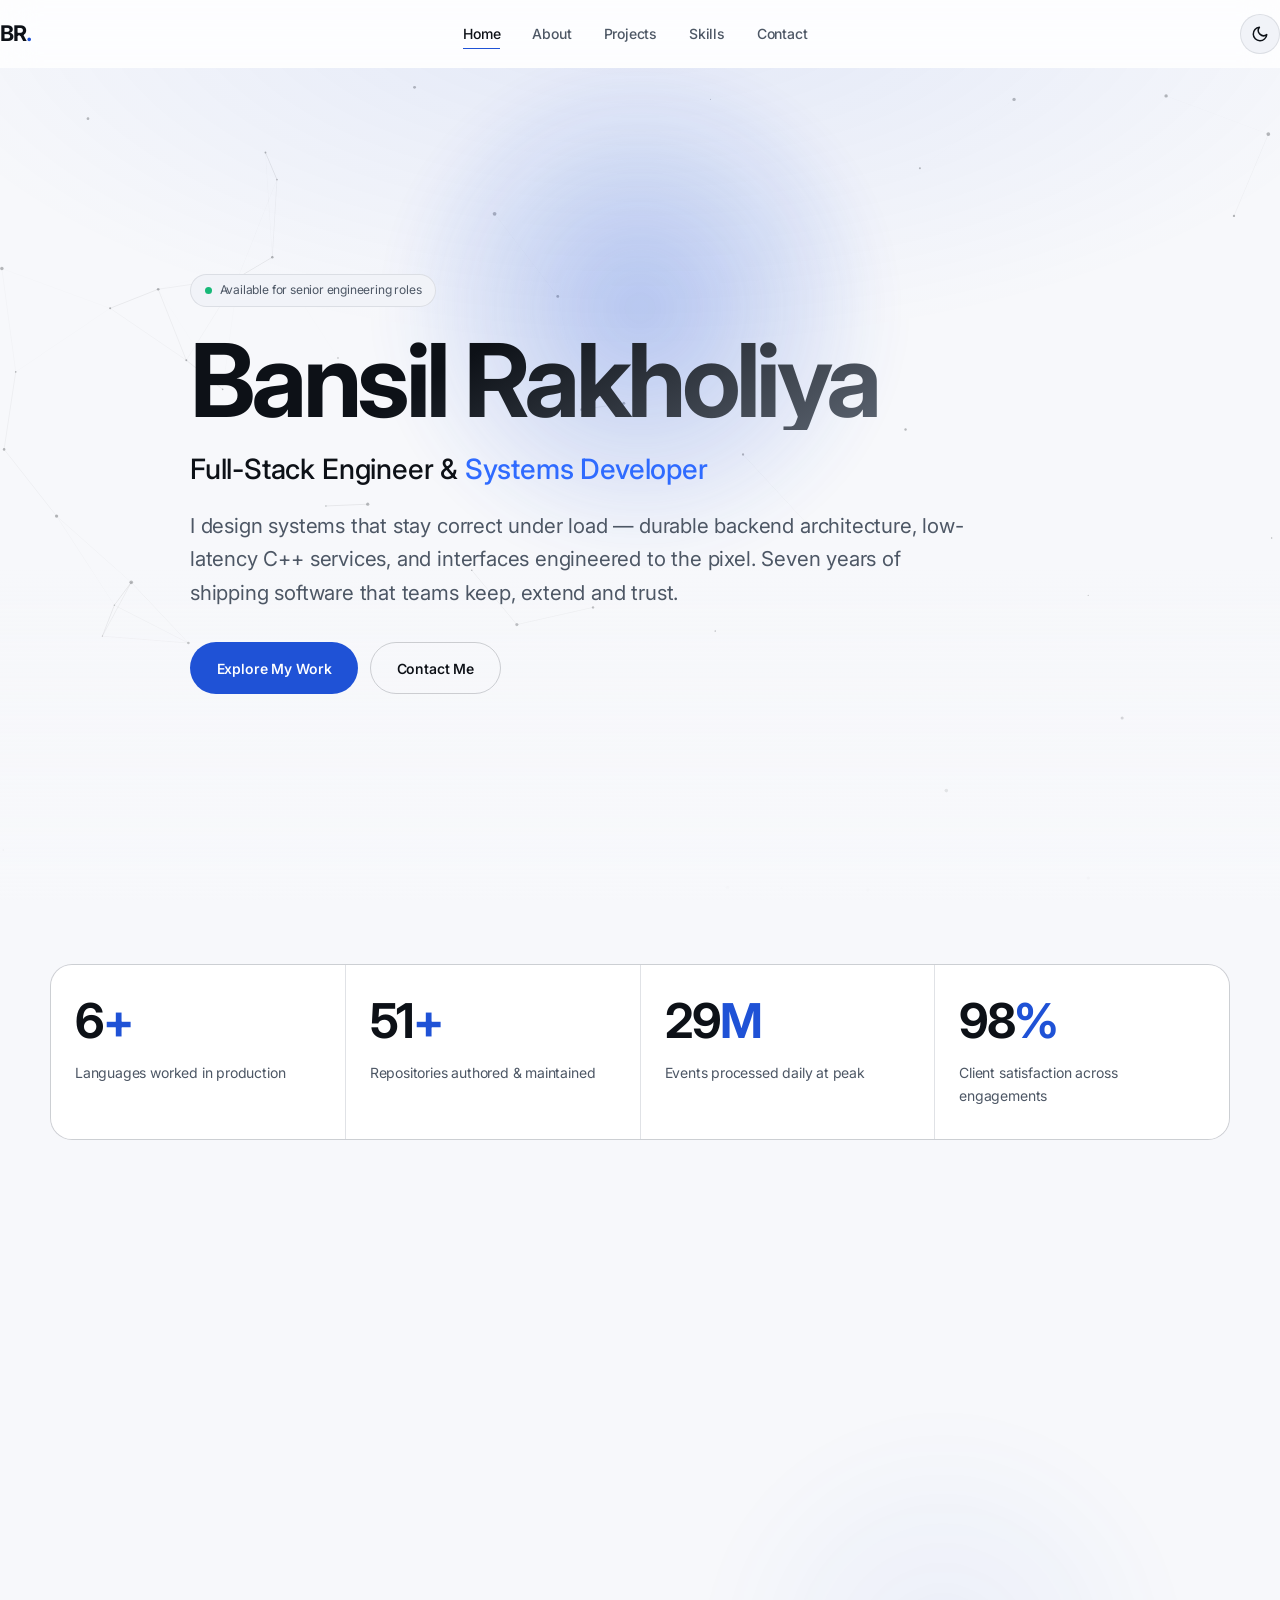
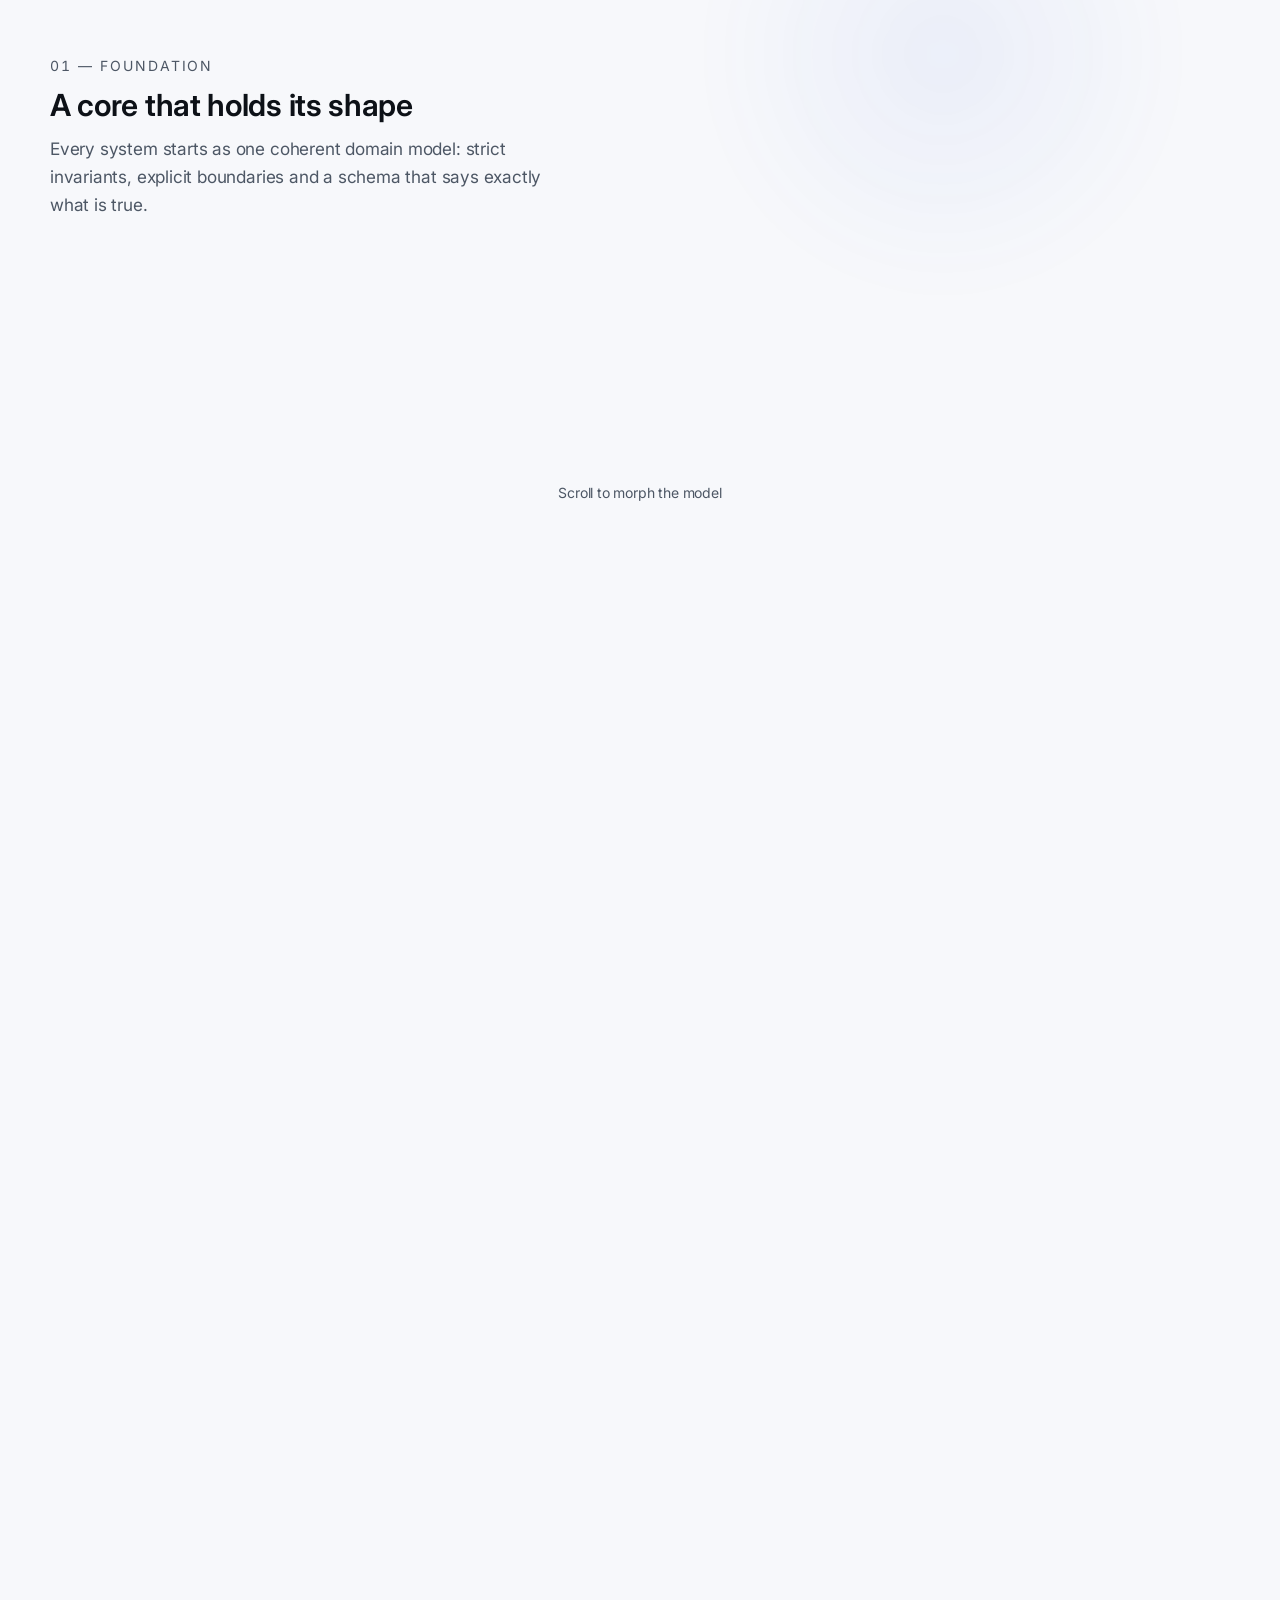
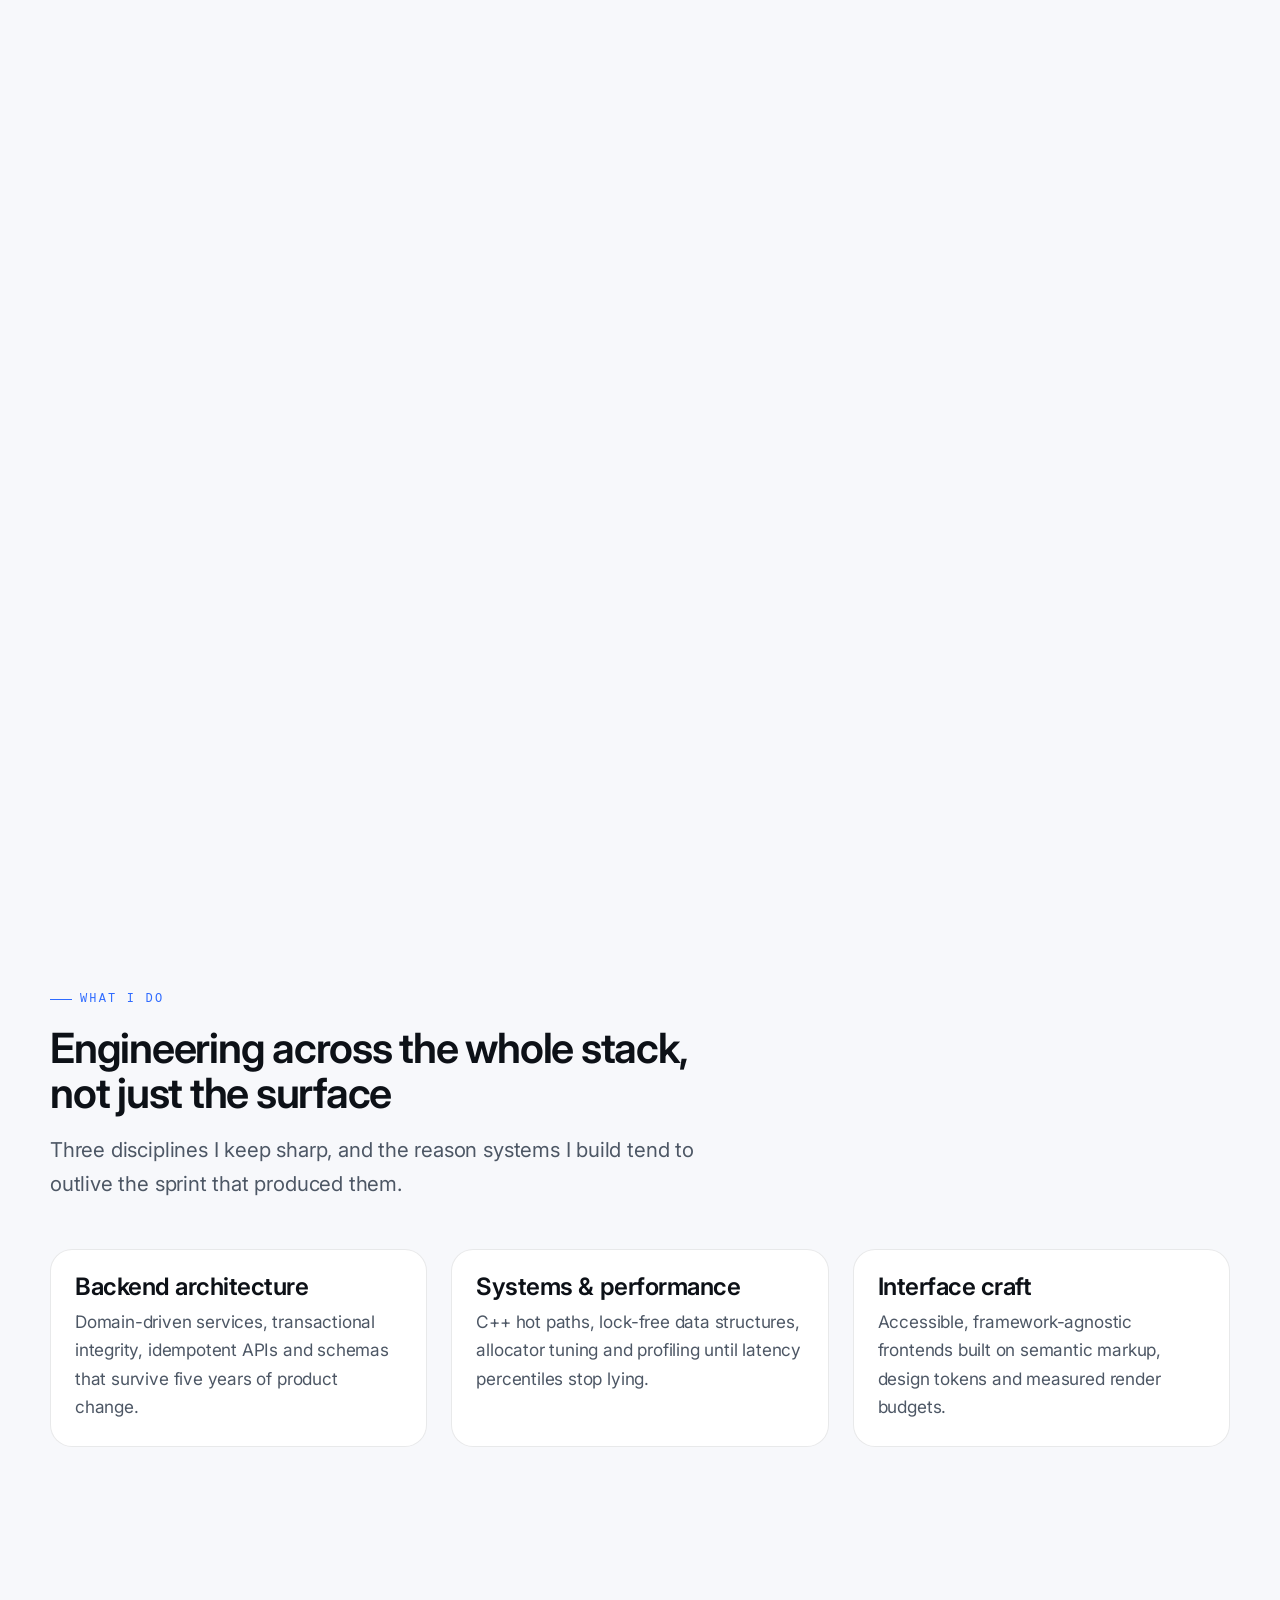
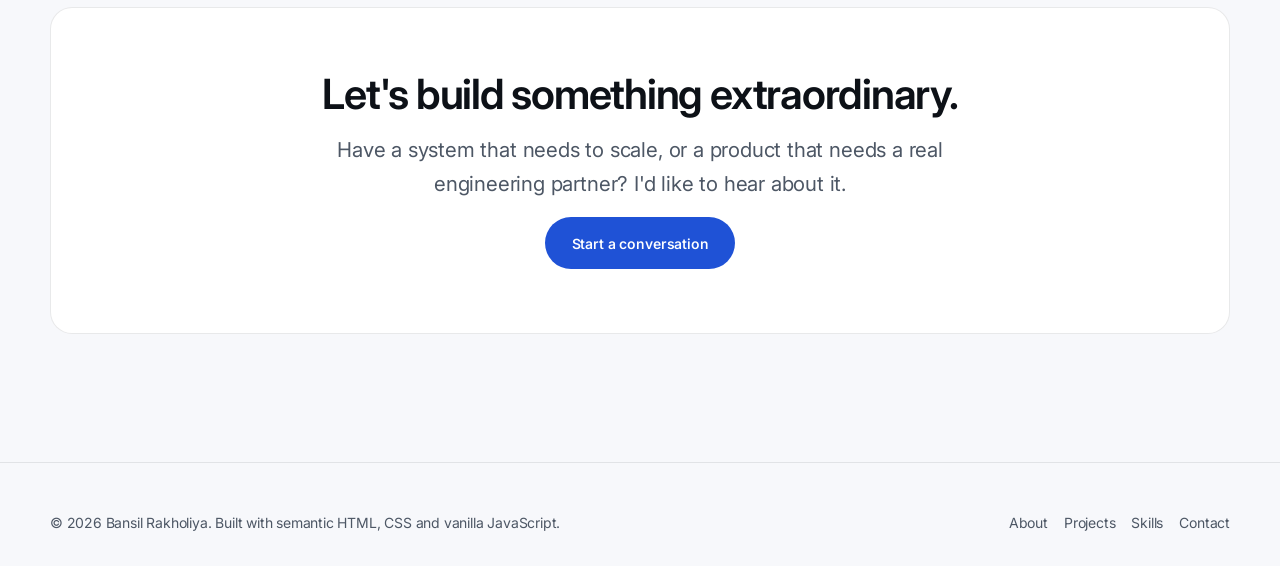
<file: public/portfolio/index.html>
<!DOCTYPE html>
<html lang="en" data-theme="dark">
<head>
  <meta charset="utf-8" />
  <meta name="viewport" content="width=device-width, initial-scale=1" />
  <title>Bansil Rakholiya — Full-Stack Engineer & Systems Developer</title>
  <meta name="description" content="Portfolio of Bansil Rakholiya, a full-stack engineer building resilient backend architecture, low-latency systems and precise, accessible interfaces." />
  <meta property="og:title" content="Bansil Rakholiya — Full-Stack Engineer" />
  <meta property="og:description" content="Resilient backend architecture, low-latency systems, and pixel-precise frontends." />
  <meta property="og:type" content="website" />
  <meta name="twitter:card" content="summary_large_image" />
  <link rel="preconnect" href="https://fonts.googleapis.com" />
  <link rel="preconnect" href="https://fonts.gstatic.com" crossorigin />
  <link rel="stylesheet" href="https://fonts.googleapis.com/css2?family=Inter:wght@400;500;600;700&display=swap" />
  <link rel="stylesheet" href="style.css" />
  <!-- Apply persisted theme before first paint to avoid a flash of the wrong theme -->
  <script>
    (() => {
      const t = localStorage.getItem("br-theme");
      document.documentElement.setAttribute("data-theme", t || (matchMedia("(prefers-color-scheme: light)").matches ? "light" : "dark"));
    })();
  </script>
</head>
<body>
  <a class="skip-link" href="#main">Skip to content</a>
  <div class="progress-bar" role="presentation"></div>

  <header class="site-header">
    <nav class="nav container" aria-label="Primary">
      <a class="logo" href="index.html" aria-label="Bansil Rakholiya — home">BR<span>.</span></a>
      <ul class="nav-links">
        <li><a class="nav-link" href="index.html">Home</a></li>
        <li><a class="nav-link" href="about.html">About</a></li>
        <li><a class="nav-link" href="projects.html">Projects</a></li>
        <li><a class="nav-link" href="skills.html">Skills</a></li>
        <li><a class="nav-link" href="contact.html">Contact</a></li>
      </ul>
      <div class="nav-actions">
        <button class="icon-btn theme-toggle" type="button" aria-label="Toggle colour theme">
          <svg class="icon-sun" viewBox="0 0 24 24" fill="none" stroke="currentColor" stroke-width="2" stroke-linecap="round" aria-hidden="true"><circle cx="12" cy="12" r="4"/><path d="M12 2v2M12 20v2M4.9 4.9l1.4 1.4M17.7 17.7l1.4 1.4M2 12h2M20 12h2M4.9 19.1l1.4-1.4M17.7 6.3l1.4-1.4"/></svg>
          <svg class="icon-moon" viewBox="0 0 24 24" fill="none" stroke="currentColor" stroke-width="2" stroke-linecap="round" stroke-linejoin="round" aria-hidden="true"><path d="M21 12.8A9 9 0 1 1 11.2 3a7 7 0 0 0 9.8 9.8z"/></svg>
        </button>
        <button class="icon-btn nav-toggle" type="button" aria-expanded="false" aria-controls="mobile-menu" aria-label="Open menu">
          <svg viewBox="0 0 24 24" fill="none" stroke="currentColor" stroke-width="2" stroke-linecap="round" aria-hidden="true"><path d="M4 7h16M4 12h16M4 17h16"/></svg>
        </button>
      </div>
    </nav>
  </header>

  <div class="mobile-menu" id="mobile-menu" aria-hidden="true">
    <button class="icon-btn close-btn" type="button" aria-label="Close menu">
      <svg viewBox="0 0 24 24" fill="none" stroke="currentColor" stroke-width="2" stroke-linecap="round" aria-hidden="true"><path d="M6 6l12 12M18 6L6 18"/></svg>
    </button>
    <ul>
      <li><a href="index.html">Home</a></li>
      <li><a href="about.html">About</a></li>
      <li><a href="projects.html">Projects</a></li>
      <li><a href="skills.html">Skills</a></li>
      <li><a href="contact.html">Contact</a></li>
    </ul>
  </div>

  <main id="main" class="page">
    <!-- ============================ HERO ============================ -->
    <section class="hero" aria-labelledby="hero-title">
      <canvas class="hero__canvas" aria-hidden="true"></canvas>
      <div class="hero__orb" aria-hidden="true"></div>
      <div class="container hero__inner">
        <p class="availability"><span class="dot" aria-hidden="true"></span> Available for senior engineering roles</p>
        <h1 class="hero__name" id="hero-title">Bansil Rakholiya</h1>
        <p class="hero__role">Full-Stack Engineer &amp; <em>Systems Developer</em></p>
        <p class="hero__desc lead">
          I design systems that stay correct under load — durable backend architecture,
          low-latency C++ services, and interfaces engineered to the pixel. Seven years
          of shipping software that teams keep, extend and trust.
        </p>
        <div class="hero__cta">
          <a class="btn" href="projects.html" data-magnetic="0.28">Explore My Work</a>
          <a class="btn btn--ghost" href="contact.html" data-magnetic="0.28">Contact Me</a>
        </div>
      </div>
    </section>

    <!-- ========================== STATS STRIP ======================== -->
    <section class="section section--tight" aria-labelledby="stats-title">
      <div class="container">
        <h2 class="visually-hidden" id="stats-title">Career highlights</h2>
        <div class="stats" data-reveal>
          <div class="stat">
            <p class="stat__value"><span data-count="6">0</span><span class="suffix">+</span></p>
            <p class="stat__label">Languages worked in production</p>
          </div>
          <div class="stat">
            <p class="stat__value"><span data-count="52">0</span><span class="suffix">+</span></p>
            <p class="stat__label">Repositories authored &amp; maintained</p>
          </div>
          <div class="stat">
            <p class="stat__value"><span data-count="30">0</span><span class="suffix">M</span></p>
            <p class="stat__label">Events processed daily at peak</p>
          </div>
          <div class="stat">
            <p class="stat__value"><span data-count="100">0</span><span class="suffix">%</span></p>
            <p class="stat__label">Client satisfaction across engagements</p>
          </div>
        </div>
      </div>
    </section>


    <!-- ====================== SCROLL-DRIVEN 3D ====================== -->
    <section class="scene3d" aria-labelledby="scene3d-title">
      <h2 class="visually-hidden" id="scene3d-title">How I build systems</h2>
      <div class="scene3d__track">
        <div class="scene3d__stage container">
          <div class="scene3d__copy">
            <article class="scene3d__step is-active">
              <p class="scene3d__index">01 — Foundation</p>
              <h3>A core that holds its shape</h3>
              <p>Every system starts as one coherent domain model: strict invariants, explicit boundaries and a schema that says exactly what is true.</p>
            </article>
            <article class="scene3d__step">
              <p class="scene3d__index">02 — Flow</p>
              <h3>Then it starts to move</h3>
              <p>Events, queues and idempotent handlers turn that core into a continuous loop — throughput without losing a single message.</p>
            </article>
            <article class="scene3d__step">
              <p class="scene3d__index">03 — Structure</p>
              <h3>And hardens into architecture</h3>
              <p>Services, contracts and observability crystallise the loop into something a team can extend for years without fear.</p>
            </article>
          </div>
          <div class="scene3d__canvas-wrap">
            <canvas aria-hidden="true"></canvas>
          </div>
          <p class="scene3d__hint">Scroll to morph the model</p>
        </div>
      </div>
    </section>

    <!-- ======================== CAPABILITIES ========================= -->
    <section class="section" aria-labelledby="cap-title">
      <div class="container">
        <div class="section-head" data-reveal>
          <p class="eyebrow">What I do</p>
          <h2 id="cap-title">Engineering across the whole stack, not just the surface</h2>
          <p class="lead">Three disciplines I keep sharp, and the reason systems I build tend to outlive the sprint that produced them.</p>
        </div>
        <div class="grid grid--3">
          <article class="card" data-reveal>
            <h3>Backend architecture</h3>
            <p>Domain-driven services, transactional integrity, idempotent APIs and schemas that survive five years of product change.</p>
          </article>
          <article class="card" data-reveal data-reveal-delay="120">
            <h3>Systems &amp; performance</h3>
            <p>C++ hot paths, lock-free data structures, allocator tuning and profiling until latency percentiles stop lying.</p>
          </article>
          <article class="card" data-reveal data-reveal-delay="240">
            <h3>Interface craft</h3>
            <p>Accessible, framework-agnostic frontends built on semantic markup, design tokens and measured render budgets.</p>
          </article>
        </div>
      </div>
    </section>

    <!-- ============================ CTA ============================== -->
    <section class="section section--tight" aria-labelledby="cta-title">
      <div class="container">
        <div class="card" data-reveal style="text-align:center;padding:var(--space-16) var(--space-6)">
          <h2 id="cta-title">Let's build something extraordinary.</h2>
          <p class="lead" style="max-width:52ch;margin-inline:auto">Have a system that needs to scale, or a product that needs a real engineering partner? I'd like to hear about it.</p>
          <a class="btn" href="contact.html" data-magnetic="0.3">Start a conversation</a>
        </div>
      </div>
    </section>
  </main>

  <footer class="site-footer">
    <div class="container footer-grid">
      <p>&copy; <span id="year">2026</span> Bansil Rakholiya. Built with semantic HTML, CSS and vanilla JavaScript.</p>
      <ul class="footer-links">
        <li><a href="about.html">About</a></li>
        <li><a href="projects.html">Projects</a></li>
        <li><a href="skills.html">Skills</a></li>
        <li><a href="contact.html">Contact</a></li>
      </ul>
    </div>
  </footer>

  <script src="app.js" defer></script>
  <script>document.getElementById("year").textContent = new Date().getFullYear();</script>
</body>
</html>
</file>
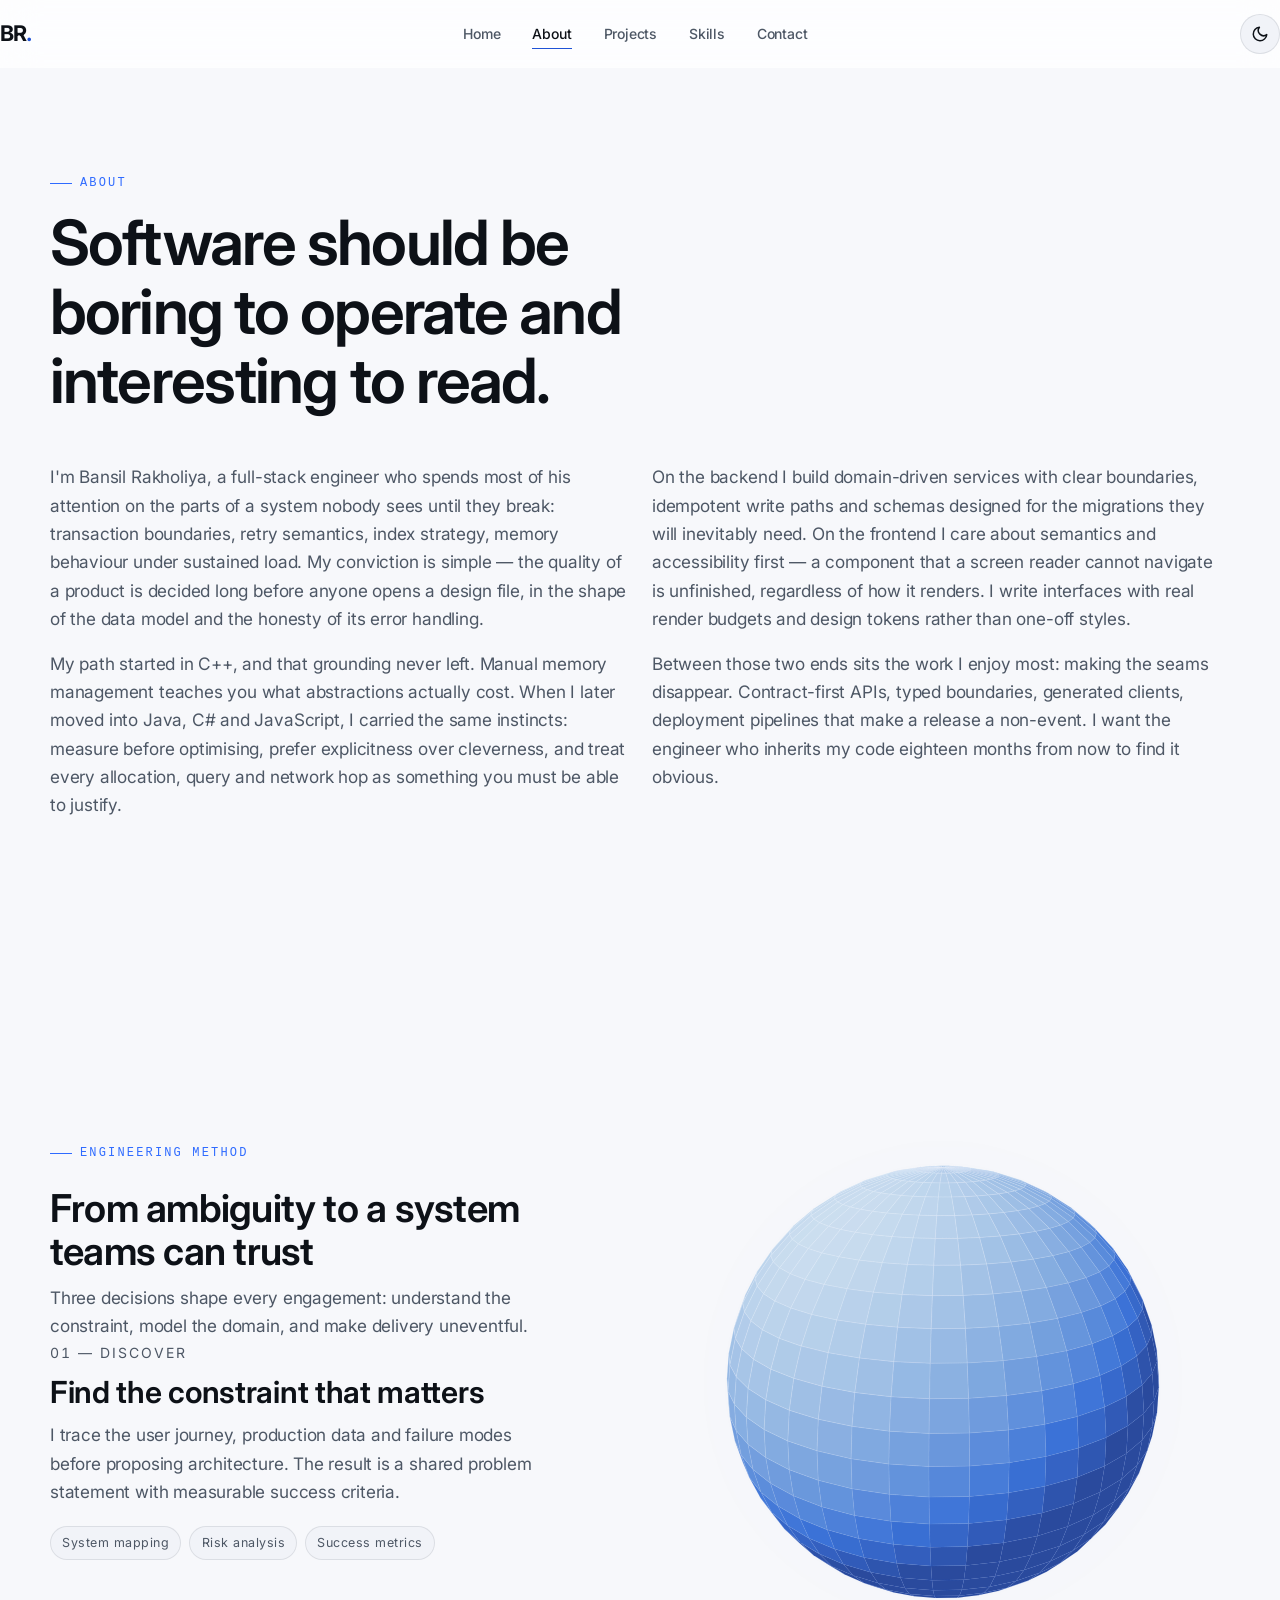
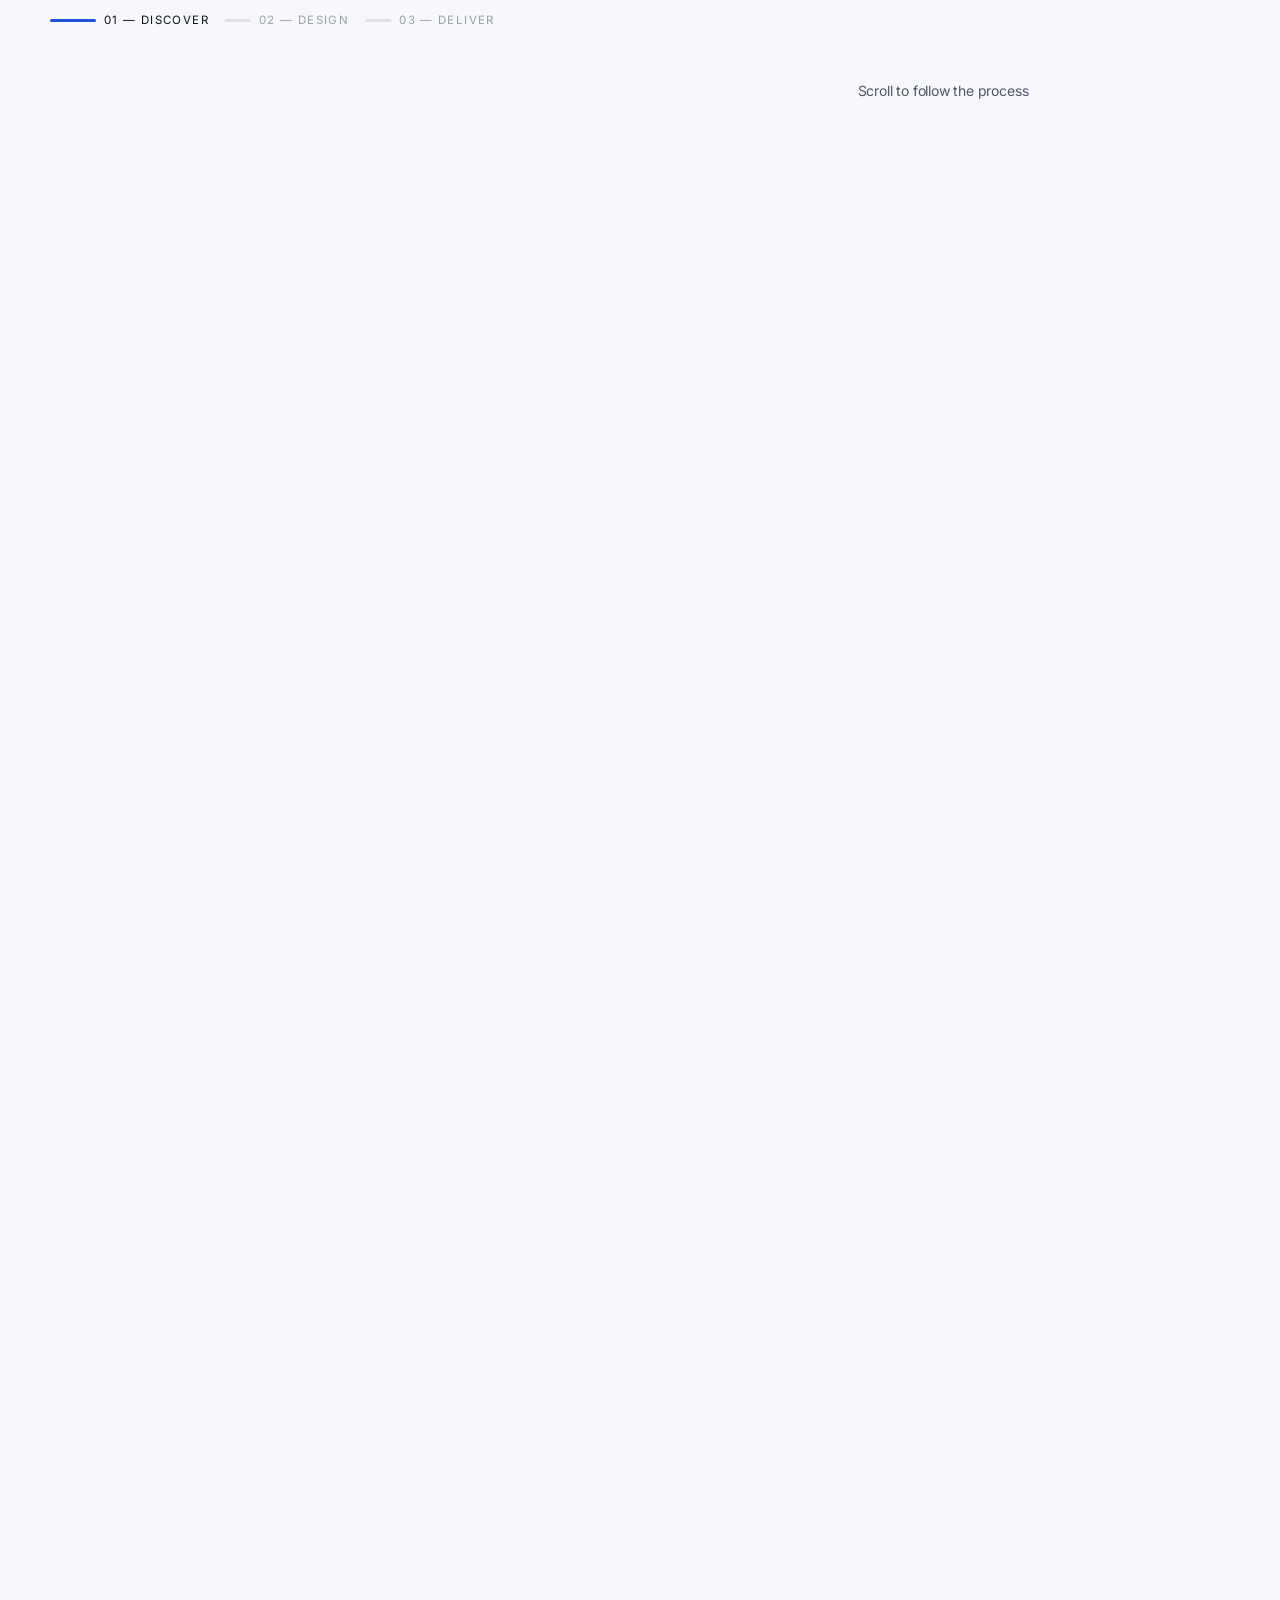
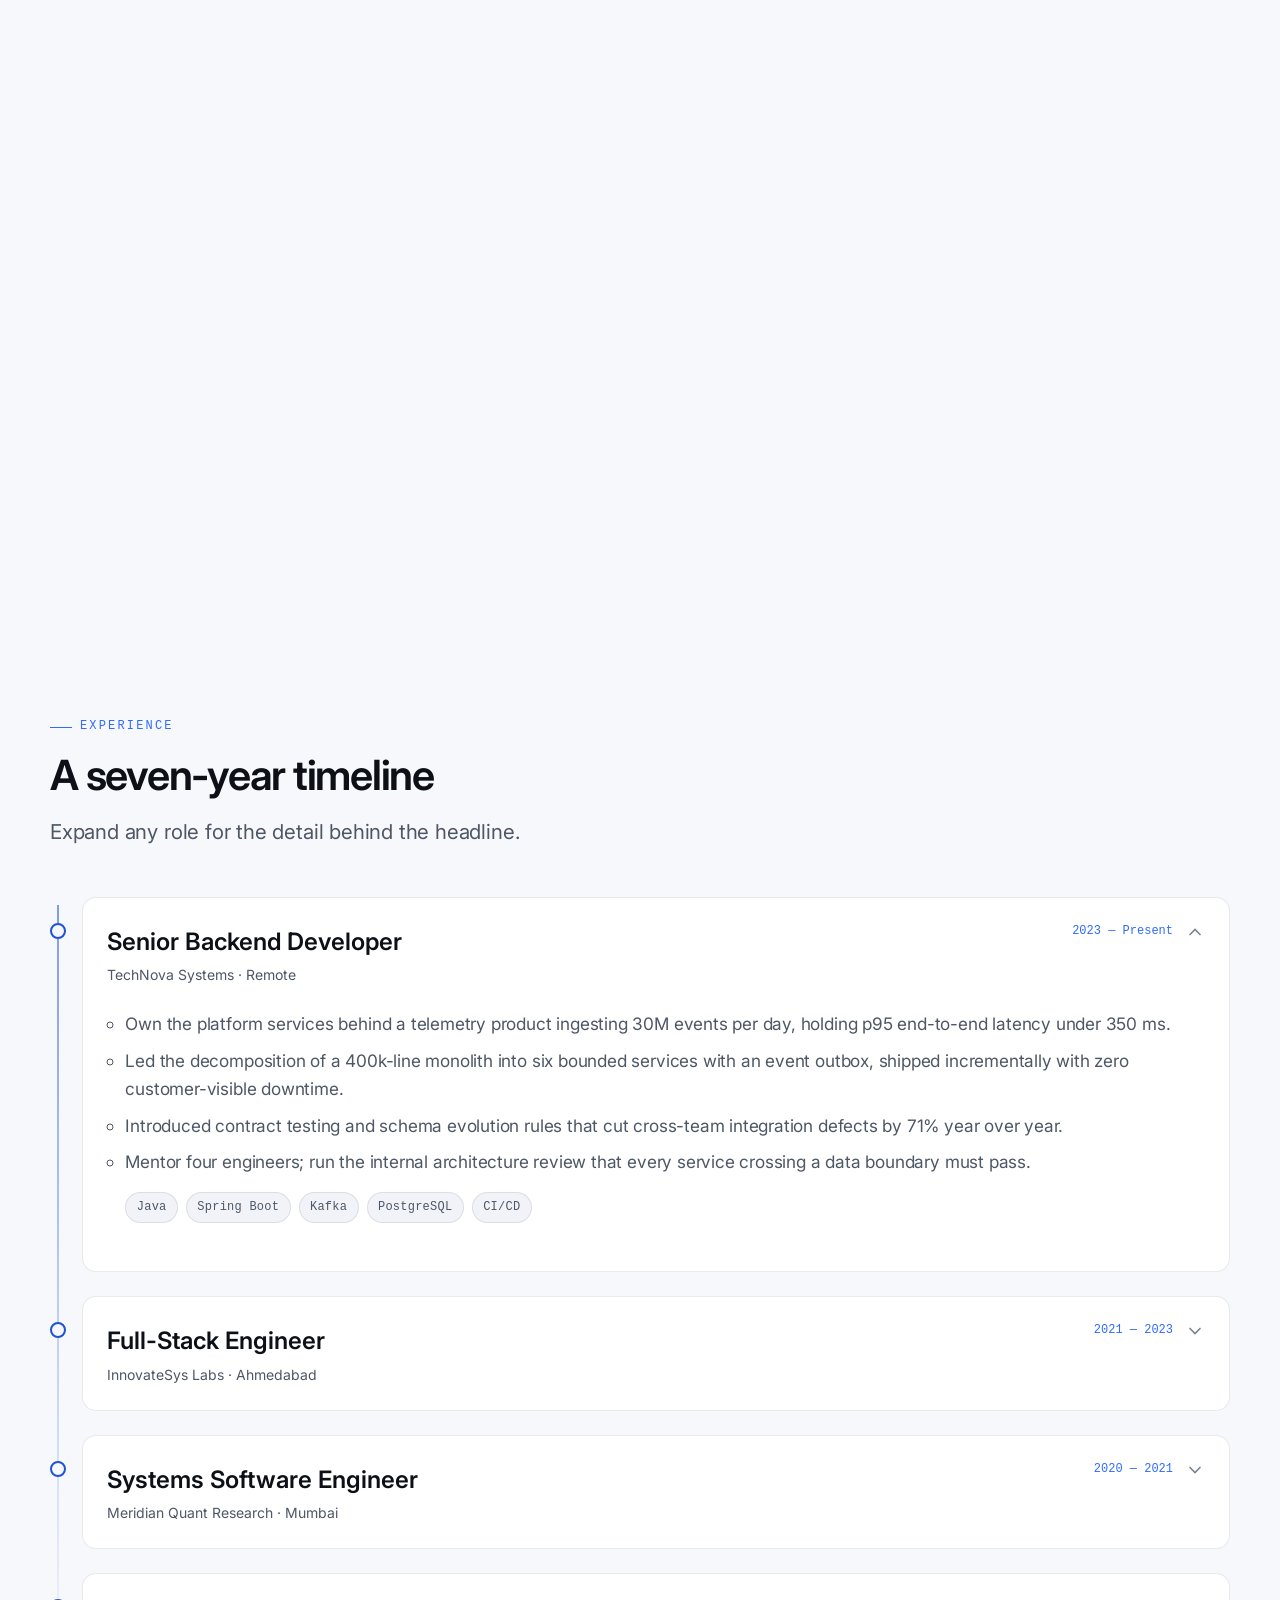
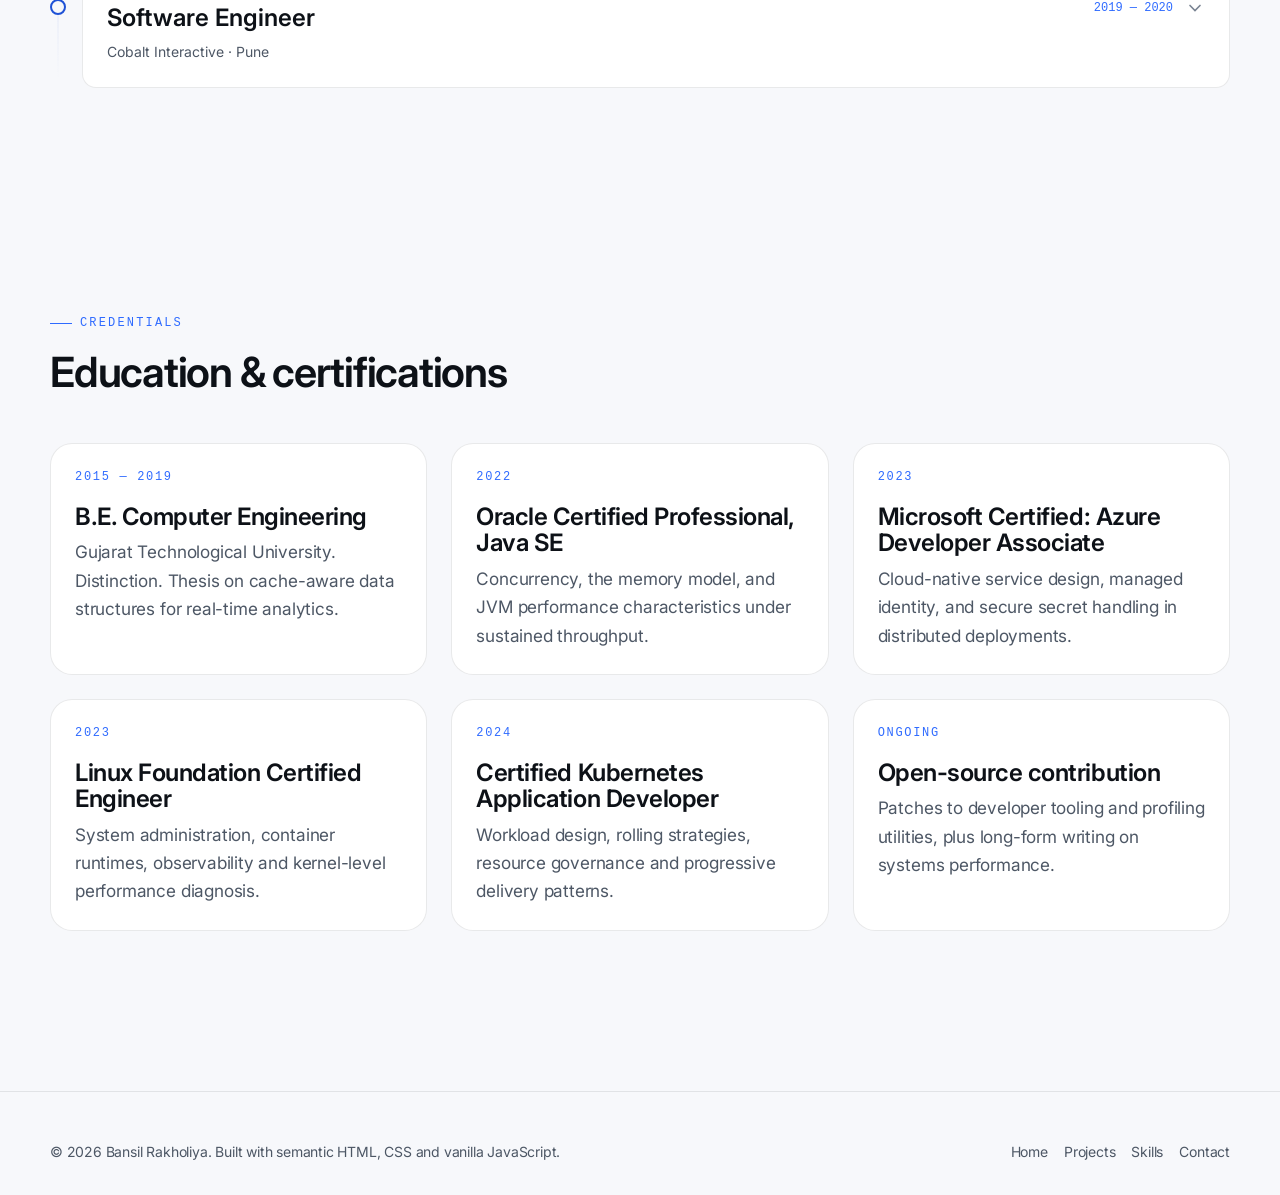
<file: public/portfolio/about.html>
<!DOCTYPE html>
<html lang="en" data-theme="dark">
<head>
  <meta charset="utf-8" />
  <meta name="viewport" content="width=device-width, initial-scale=1" />
  <title>About & Experience — Bansil Rakholiya</title>
  <meta name="description" content="The engineering philosophy, seven-year professional timeline, education and certifications behind Bansil Rakholiya's full-stack practice." />
  <meta property="og:title" content="About & Experience — Bansil Rakholiya" />
  <meta property="og:description" content="Engineering philosophy, professional timeline, education and certifications." />
  <meta property="og:type" content="profile" />
  <meta name="twitter:card" content="summary_large_image" />
  <link rel="preconnect" href="https://fonts.googleapis.com" />
  <link rel="preconnect" href="https://fonts.gstatic.com" crossorigin />
  <link rel="stylesheet" href="https://fonts.googleapis.com/css2?family=Inter:wght@400;500;600;700&display=swap" />
  <link rel="stylesheet" href="style.css" />
  <script>
    (() => {
      const t = localStorage.getItem("br-theme");
      document.documentElement.setAttribute("data-theme", t || (matchMedia("(prefers-color-scheme: light)").matches ? "light" : "dark"));
    })();
  </script>
</head>
<body>
  <a class="skip-link" href="#main">Skip to content</a>
  <div class="progress-bar" role="presentation"></div>

  <header class="site-header">
    <nav class="nav container" aria-label="Primary">
      <a class="logo" href="index.html" aria-label="Bansil Rakholiya — home">BR<span>.</span></a>
      <ul class="nav-links">
        <li><a class="nav-link" href="index.html">Home</a></li>
        <li><a class="nav-link" href="about.html">About</a></li>
        <li><a class="nav-link" href="projects.html">Projects</a></li>
        <li><a class="nav-link" href="skills.html">Skills</a></li>
        <li><a class="nav-link" href="contact.html">Contact</a></li>
      </ul>
      <div class="nav-actions">
        <button class="icon-btn theme-toggle" type="button" aria-label="Toggle colour theme">
          <svg class="icon-sun" viewBox="0 0 24 24" fill="none" stroke="currentColor" stroke-width="2" stroke-linecap="round" aria-hidden="true"><circle cx="12" cy="12" r="4"/><path d="M12 2v2M12 20v2M4.9 4.9l1.4 1.4M17.7 17.7l1.4 1.4M2 12h2M20 12h2M4.9 19.1l1.4-1.4M17.7 6.3l1.4-1.4"/></svg>
          <svg class="icon-moon" viewBox="0 0 24 24" fill="none" stroke="currentColor" stroke-width="2" stroke-linecap="round" stroke-linejoin="round" aria-hidden="true"><path d="M21 12.8A9 9 0 1 1 11.2 3a7 7 0 0 0 9.8 9.8z"/></svg>
        </button>
        <button class="icon-btn nav-toggle" type="button" aria-expanded="false" aria-controls="mobile-menu" aria-label="Open menu">
          <svg viewBox="0 0 24 24" fill="none" stroke="currentColor" stroke-width="2" stroke-linecap="round" aria-hidden="true"><path d="M4 7h16M4 12h16M4 17h16"/></svg>
        </button>
      </div>
    </nav>
  </header>

  <div class="mobile-menu" id="mobile-menu" aria-hidden="true">
    <button class="icon-btn close-btn" type="button" aria-label="Close menu">
      <svg viewBox="0 0 24 24" fill="none" stroke="currentColor" stroke-width="2" stroke-linecap="round" aria-hidden="true"><path d="M6 6l12 12M18 6L6 18"/></svg>
    </button>
    <ul>
      <li><a href="index.html">Home</a></li>
      <li><a href="about.html">About</a></li>
      <li><a href="projects.html">Projects</a></li>
      <li><a href="skills.html">Skills</a></li>
      <li><a href="contact.html">Contact</a></li>
    </ul>
  </div>

  <main id="main" class="page">
    <!-- ========================== MANIFESTO ========================== -->
    <section class="section" aria-labelledby="about-title">
      <div class="container">
        <div class="section-head" data-reveal>
          <p class="eyebrow">About</p>
          <h1 id="about-title">Software should be boring to operate and interesting to read.</h1>
        </div>
        <div class="grid grid--2">
          <div data-reveal>
            <p>I'm Bansil Rakholiya, a full-stack engineer who spends most of his attention on the parts of a system nobody sees until they break: transaction boundaries, retry semantics, index strategy, memory behaviour under sustained load. My conviction is simple — the quality of a product is decided long before anyone opens a design file, in the shape of the data model and the honesty of its error handling.</p>
            <p>My path started in C++, and that grounding never left. Manual memory management teaches you what abstractions actually cost. When I later moved into Java, C# and JavaScript, I carried the same instincts: measure before optimising, prefer explicitness over cleverness, and treat every allocation, query and network hop as something you must be able to justify.</p>
          </div>
          <div data-reveal data-reveal-delay="120">
            <p>On the backend I build domain-driven services with clear boundaries, idempotent write paths and schemas designed for the migrations they will inevitably need. On the frontend I care about semantics and accessibility first — a component that a screen reader cannot navigate is unfinished, regardless of how it renders. I write interfaces with real render budgets and design tokens rather than one-off styles.</p>
            <p>Between those two ends sits the work I enjoy most: making the seams disappear. Contract-first APIs, typed boundaries, generated clients, deployment pipelines that make a release a non-event. I want the engineer who inherits my code eighteen months from now to find it obvious.</p>
          </div>
        </div>
      </div>
    </section>

    <!-- Reusable scroll-linked 3D component: config only, markup is generated -->
    <section class="scene3d" data-scene3d='{
      "eyebrow": "Engineering method",
      "title": "From ambiguity to a system teams can trust",
      "lede": "Three decisions shape every engagement: understand the constraint, model the domain, and make delivery uneventful.",
      "hint": "Scroll to follow the process",
      "shapes": ["sphere", "knot", "cube"],
      "hue": 214,
      "steps": [
        { "index": "01 — Discover", "heading": "Find the constraint that matters", "body": "I trace the user journey, production data and failure modes before proposing architecture. The result is a shared problem statement with measurable success criteria.", "meta": ["System mapping", "Risk analysis", "Success metrics"] },
        { "index": "02 — Design", "heading": "Turn complexity into clear boundaries", "body": "Domain rules become explicit contracts, ownership boundaries and migration paths. Design reviews test the model against load, failure and future change.", "meta": ["Domain modelling", "API contracts", "Architecture reviews"] },
        { "index": "03 — Deliver", "heading": "Ship safely and leave it observable", "body": "Incremental releases, automated checks and production telemetry make delivery routine. Documentation records why decisions were made—not only what the code does.", "meta": ["Progressive delivery", "Observability", "Decision records"] }
      ]
    }'></section>


    <!-- ====================== EXPERIENCE TIMELINE ==================== -->
    <section class="section" aria-labelledby="exp-title">
      <div class="container">
        <div class="section-head" data-reveal>
          <p class="eyebrow">Experience</p>
          <h2 id="exp-title">A seven-year timeline</h2>
          <p class="lead">Expand any role for the detail behind the headline.</p>
        </div>

        <ol class="timeline">
          <li data-reveal>
            <div class="accordion">
              <button class="accordion__trigger" type="button" aria-expanded="true" aria-controls="role-1">
                <span>
                  <span class="accordion__role">Senior Backend Developer</span>
                  <span class="accordion__meta">TechNova Systems · Remote</span>
                </span>
                <span style="display:flex;align-items:center;gap:.75rem">
                  <span class="accordion__period">2023 — Present</span>
                  <svg class="accordion__chevron" viewBox="0 0 24 24" fill="none" stroke="currentColor" stroke-width="2" stroke-linecap="round" aria-hidden="true"><path d="m6 9 6 6 6-6"/></svg>
                </span>
              </button>
              <div class="accordion__panel" id="role-1"><div><div class="accordion__body">
                <ul>
                  <li>Own the platform services behind a telemetry product ingesting 30M events per day, holding p95 end-to-end latency under 350 ms.</li>
                  <li>Led the decomposition of a 400k-line monolith into six bounded services with an event outbox, shipped incrementally with zero customer-visible downtime.</li>
                  <li>Introduced contract testing and schema evolution rules that cut cross-team integration defects by 71% year over year.</li>
                  <li>Mentor four engineers; run the internal architecture review that every service crossing a data boundary must pass.</li>
                </ul>
                <ul class="tags"><li class="tag">Java</li><li class="tag">Spring Boot</li><li class="tag">Kafka</li><li class="tag">PostgreSQL</li><li class="tag">CI/CD</li></ul>
              </div></div></div>
            </div>
          </li>

          <li data-reveal>
            <div class="accordion">
              <button class="accordion__trigger" type="button" aria-expanded="false" aria-controls="role-2">
                <span>
                  <span class="accordion__role">Full-Stack Engineer</span>
                  <span class="accordion__meta">InnovateSys Labs · Ahmedabad</span>
                </span>
                <span style="display:flex;align-items:center;gap:.75rem">
                  <span class="accordion__period">2021 — 2023</span>
                  <svg class="accordion__chevron" viewBox="0 0 24 24" fill="none" stroke="currentColor" stroke-width="2" stroke-linecap="round" aria-hidden="true"><path d="m6 9 6 6 6-6"/></svg>
                </span>
              </button>
              <div class="accordion__panel" id="role-2"><div><div class="accordion__body">
                <ul>
                  <li>Delivered an ASP.NET / SQL scheduling platform for a healthcare network of 38 clinics, reducing no-show rates from 21% to 7%.</li>
                  <li>Built the company's first design system as framework-agnostic Web Components, cutting new feature UI build time by roughly 45%.</li>
                  <li>Replaced an ad-hoc auth layer with a centralised OAuth 2.1 identity service, consolidating seven login flows into one.</li>
                  <li>Established accessibility gates in CI; all four product surfaces reached WCAG 2.2 AA within two quarters.</li>
                </ul>
                <ul class="tags"><li class="tag">C#</li><li class="tag">.NET</li><li class="tag">SQL Server</li><li class="tag">Web Components</li></ul>
              </div></div></div>
            </div>
          </li>

          <li data-reveal>
            <div class="accordion">
              <button class="accordion__trigger" type="button" aria-expanded="false" aria-controls="role-3">
                <span>
                  <span class="accordion__role">Systems Software Engineer</span>
                  <span class="accordion__meta">Meridian Quant Research · Mumbai</span>
                </span>
                <span style="display:flex;align-items:center;gap:.75rem">
                  <span class="accordion__period">2020 — 2021</span>
                  <svg class="accordion__chevron" viewBox="0 0 24 24" fill="none" stroke="currentColor" stroke-width="2" stroke-linecap="round" aria-hidden="true"><path d="m6 9 6 6 6-6"/></svg>
                </span>
              </button>
              <div class="accordion__panel" id="role-3"><div><div class="accordion__body">
                <ul>
                  <li>Rewrote the market-data feed handler in modern C++, taking median tick-to-signal latency from 512 µs to 8.4 µs.</li>
                  <li>Designed a size-class arena allocator with thread-local caches that reduced steady-state RSS by 34%.</li>
                  <li>Built a deterministic replay harness over 2.1 billion recorded ticks, making performance regressions reproducible in CI.</li>
                  <li>Tuned Linux deployment: CPU pinning, huge pages, IRQ affinity and kernel bypass evaluation.</li>
                </ul>
                <ul class="tags"><li class="tag">C++20</li><li class="tag">Lock-free</li><li class="tag">Linux</li><li class="tag">Perf</li></ul>
              </div></div></div>
            </div>
          </li>

          <li data-reveal>
            <div class="accordion">
              <button class="accordion__trigger" type="button" aria-expanded="false" aria-controls="role-4">
                <span>
                  <span class="accordion__role">Software Engineer</span>
                  <span class="accordion__meta">Cobalt Interactive · Pune</span>
                </span>
                <span style="display:flex;align-items:center;gap:.75rem">
                  <span class="accordion__period">2019 — 2020</span>
                  <svg class="accordion__chevron" viewBox="0 0 24 24" fill="none" stroke="currentColor" stroke-width="2" stroke-linecap="round" aria-hidden="true"><path d="m6 9 6 6 6-6"/></svg>
                </span>
              </button>
              <div class="accordion__panel" id="role-4"><div><div class="accordion__body">
                <ul>
                  <li>Shipped customer-facing features across a Java + JavaScript stack for a logistics client with 12k daily active users.</li>
                  <li>Cut a critical reporting query from 14 s to 240 ms through index redesign and denormalised read models.</li>
                  <li>Automated the release pipeline, taking deployments from a manual two-hour ritual to a nine-minute push-button job.</li>
                </ul>
                <ul class="tags"><li class="tag">Java</li><li class="tag">JavaScript</li><li class="tag">MySQL</li><li class="tag">Git</li></ul>
              </div></div></div>
            </div>
          </li>
        </ol>
      </div>
    </section>

    <!-- ================== EDUCATION & CERTIFICATIONS ================= -->
    <section class="section" aria-labelledby="edu-title">
      <div class="container">
        <div class="section-head" data-reveal>
          <p class="eyebrow">Credentials</p>
          <h2 id="edu-title">Education &amp; certifications</h2>
        </div>
        <div class="grid grid--3">
          <article class="card" data-reveal>
            <p class="project__cat">2015 — 2019</p>
            <h3>B.E. Computer Engineering</h3>
            <p>Gujarat Technological University. Distinction. Thesis on cache-aware data structures for real-time analytics.</p>
          </article>
          <article class="card" data-reveal data-reveal-delay="80">
            <p class="project__cat">2022</p>
            <h3>Oracle Certified Professional, Java SE</h3>
            <p>Concurrency, the memory model, and JVM performance characteristics under sustained throughput.</p>
          </article>
          <article class="card" data-reveal data-reveal-delay="160">
            <p class="project__cat">2023</p>
            <h3>Microsoft Certified: Azure Developer Associate</h3>
            <p>Cloud-native service design, managed identity, and secure secret handling in distributed deployments.</p>
          </article>
          <article class="card" data-reveal data-reveal-delay="240">
            <p class="project__cat">2023</p>
            <h3>Linux Foundation Certified Engineer</h3>
            <p>System administration, container runtimes, observability and kernel-level performance diagnosis.</p>
          </article>
          <article class="card" data-reveal data-reveal-delay="320">
            <p class="project__cat">2024</p>
            <h3>Certified Kubernetes Application Developer</h3>
            <p>Workload design, rolling strategies, resource governance and progressive delivery patterns.</p>
          </article>
          <article class="card" data-reveal data-reveal-delay="400">
            <p class="project__cat">Ongoing</p>
            <h3>Open-source contribution</h3>
            <p>Patches to developer tooling and profiling utilities, plus long-form writing on systems performance.</p>
          </article>
        </div>
      </div>
    </section>
  </main>

  <footer class="site-footer">
    <div class="container footer-grid">
      <p>&copy; <span id="year">2026</span> Bansil Rakholiya. Built with semantic HTML, CSS and vanilla JavaScript.</p>
      <ul class="footer-links">
        <li><a href="index.html">Home</a></li>
        <li><a href="projects.html">Projects</a></li>
        <li><a href="skills.html">Skills</a></li>
        <li><a href="contact.html">Contact</a></li>
      </ul>
    </div>
  </footer>

  <script src="app.js" defer></script>
  <script>document.getElementById("year").textContent = new Date().getFullYear();</script>
</body>
</html>
</file>
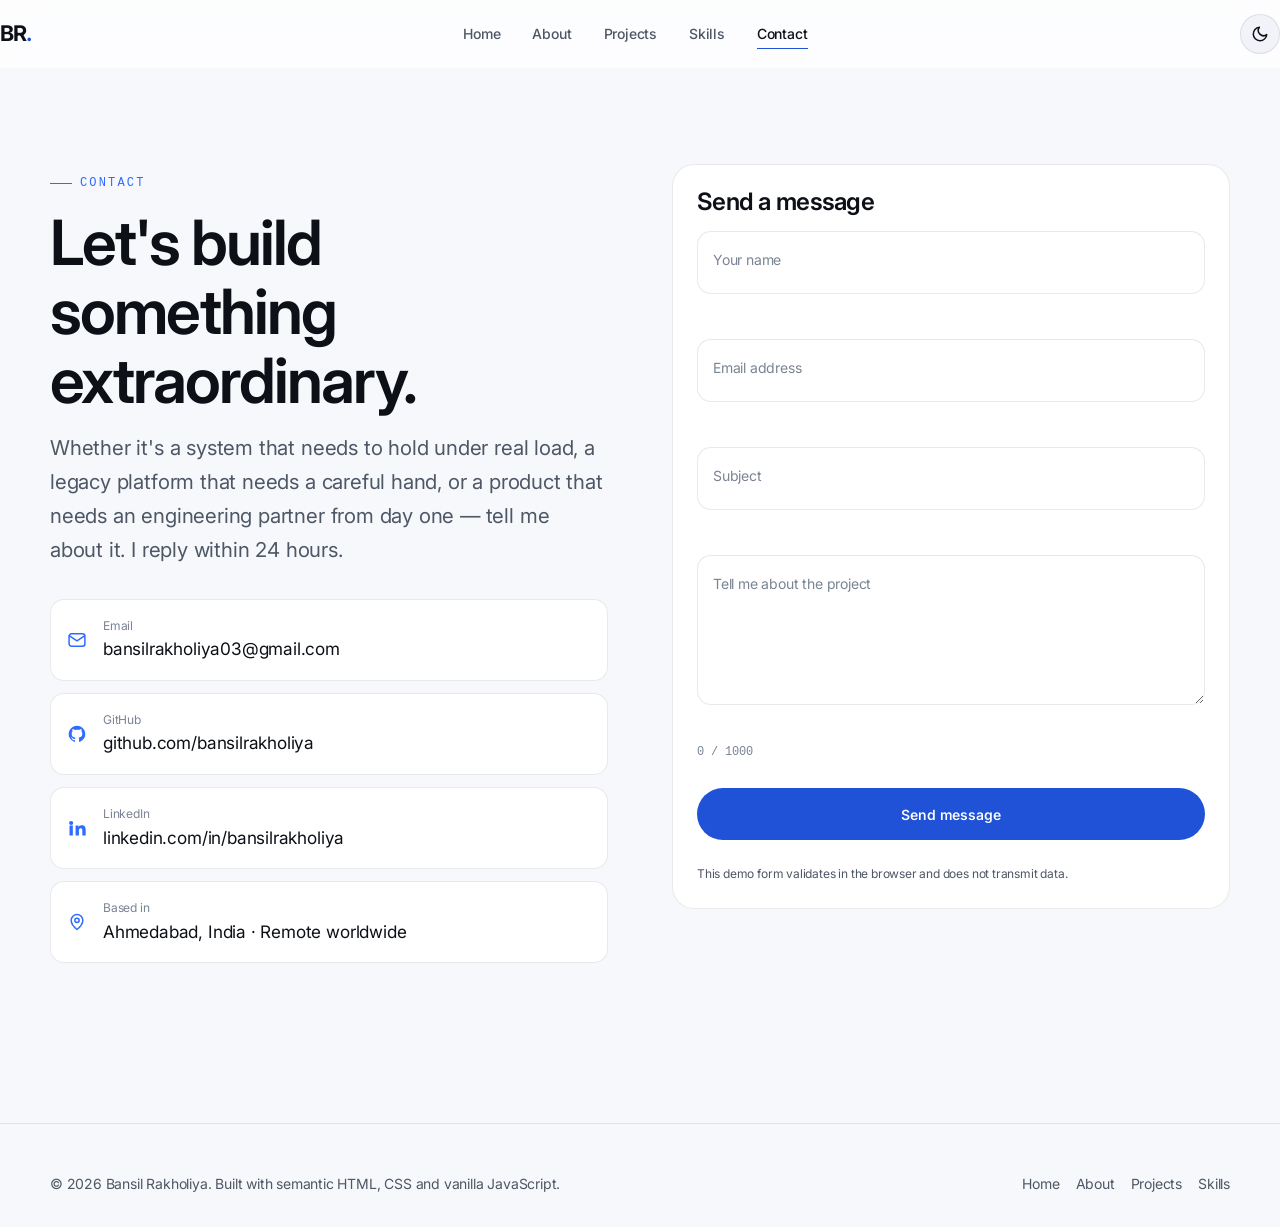
<file: public/portfolio/contact.html>
<!DOCTYPE html>
<html lang="en" data-theme="dark">
<head>
  <meta charset="utf-8" />
  <meta name="viewport" content="width=device-width, initial-scale=1" />
  <title>Contact — Bansil Rakholiya</title>
  <meta name="description" content="Get in touch with Bansil Rakholiya about backend architecture, systems performance work or full-stack product engineering." />
  <meta property="og:title" content="Contact — Bansil Rakholiya" />
  <meta property="og:description" content="Let's build something extraordinary. Reach out about engineering work." />
  <meta property="og:type" content="website" />
  <meta name="twitter:card" content="summary_large_image" />
  <link rel="preconnect" href="https://fonts.googleapis.com" />
  <link rel="preconnect" href="https://fonts.gstatic.com" crossorigin />
  <link rel="stylesheet" href="https://fonts.googleapis.com/css2?family=Inter:wght@400;500;600;700&display=swap" />
  <link rel="stylesheet" href="style.css" />
  <script>
    (() => {
      const t = localStorage.getItem("br-theme");
      document.documentElement.setAttribute("data-theme", t || (matchMedia("(prefers-color-scheme: light)").matches ? "light" : "dark"));
    })();
  </script>
</head>
<body>
  <a class="skip-link" href="#main">Skip to content</a>
  <div class="progress-bar" role="presentation"></div>

  <header class="site-header">
    <nav class="nav container" aria-label="Primary">
      <a class="logo" href="index.html" aria-label="Bansil Rakholiya — home">BR<span>.</span></a>
      <ul class="nav-links">
        <li><a class="nav-link" href="index.html">Home</a></li>
        <li><a class="nav-link" href="about.html">About</a></li>
        <li><a class="nav-link" href="projects.html">Projects</a></li>
        <li><a class="nav-link" href="skills.html">Skills</a></li>
        <li><a class="nav-link" href="contact.html">Contact</a></li>
      </ul>
      <div class="nav-actions">
        <button class="icon-btn theme-toggle" type="button" aria-label="Toggle colour theme">
          <svg class="icon-sun" viewBox="0 0 24 24" fill="none" stroke="currentColor" stroke-width="2" stroke-linecap="round" aria-hidden="true"><circle cx="12" cy="12" r="4"/><path d="M12 2v2M12 20v2M4.9 4.9l1.4 1.4M17.7 17.7l1.4 1.4M2 12h2M20 12h2M4.9 19.1l1.4-1.4M17.7 6.3l1.4-1.4"/></svg>
          <svg class="icon-moon" viewBox="0 0 24 24" fill="none" stroke="currentColor" stroke-width="2" stroke-linecap="round" stroke-linejoin="round" aria-hidden="true"><path d="M21 12.8A9 9 0 1 1 11.2 3a7 7 0 0 0 9.8 9.8z"/></svg>
        </button>
        <button class="icon-btn nav-toggle" type="button" aria-expanded="false" aria-controls="mobile-menu" aria-label="Open menu">
          <svg viewBox="0 0 24 24" fill="none" stroke="currentColor" stroke-width="2" stroke-linecap="round" aria-hidden="true"><path d="M4 7h16M4 12h16M4 17h16"/></svg>
        </button>
      </div>
    </nav>
  </header>

  <div class="mobile-menu" id="mobile-menu" aria-hidden="true">
    <button class="icon-btn close-btn" type="button" aria-label="Close menu">
      <svg viewBox="0 0 24 24" fill="none" stroke="currentColor" stroke-width="2" stroke-linecap="round" aria-hidden="true"><path d="M6 6l12 12M18 6L6 18"/></svg>
    </button>
    <ul>
      <li><a href="index.html">Home</a></li>
      <li><a href="about.html">About</a></li>
      <li><a href="projects.html">Projects</a></li>
      <li><a href="skills.html">Skills</a></li>
      <li><a href="contact.html">Contact</a></li>
    </ul>
  </div>

  <main id="main" class="page">
    <section class="section" aria-labelledby="contact-title">
      <div class="container contact-grid">
        <!-- ------------------------- Left column ------------------------- -->
        <div data-reveal>
          <p class="eyebrow">Contact</p>
          <h1 id="contact-title">Let's build something extraordinary.</h1>
          <p class="lead">Whether it's a system that needs to hold under real load, a legacy platform that needs a careful hand, or a product that needs an engineering partner from day one — tell me about it. I reply within 24 hours.</p>

          <ul class="contact-list">
            <li>
              <a href="mailto:bansilrakholiya03@gmail.com">
                <svg viewBox="0 0 24 24" fill="none" stroke="currentColor" stroke-width="1.8" stroke-linecap="round" stroke-linejoin="round" aria-hidden="true"><rect x="2.5" y="4.5" width="19" height="15" rx="3"/><path d="m3 7 9 6 9-6"/></svg>
                <span><span class="label">Email</span>bansilrakholiya03@gmail.com</span>
              </a>
            </li>
            <li>
              <a href="https://github.com/" target="_blank" rel="noopener noreferrer">
                <svg viewBox="0 0 24 24" fill="currentColor" aria-hidden="true"><path d="M12 2a10 10 0 0 0-3.16 19.49c.5.09.68-.22.68-.48v-1.7c-2.78.6-3.37-1.34-3.37-1.34-.45-1.16-1.11-1.47-1.11-1.47-.91-.62.07-.61.07-.61 1 .07 1.53 1.04 1.53 1.04.9 1.53 2.34 1.09 2.91.83.09-.65.35-1.09.63-1.34-2.22-.25-4.56-1.11-4.56-4.95 0-1.09.39-1.99 1.03-2.69-.1-.25-.45-1.27.1-2.65 0 0 .84-.27 2.75 1.03A9.5 9.5 0 0 1 12 6.8c.85 0 1.7.12 2.5.34 1.9-1.3 2.74-1.03 2.74-1.03.55 1.38.2 2.4.1 2.65.64.7 1.03 1.6 1.03 2.69 0 3.85-2.34 4.7-4.57 4.94.36.31.68.92.68 1.86v2.75c0 .27.18.58.69.48A10 10 0 0 0 12 2Z"/></svg>
                <span><span class="label">GitHub</span>github.com/bansilrakholiya</span>
              </a>
            </li>
            <li>
              <a href="https://linkedin.com/" target="_blank" rel="noopener noreferrer">
                <svg viewBox="0 0 24 24" fill="currentColor" aria-hidden="true"><path d="M4.98 3.5a2.5 2.5 0 1 1 0 5 2.5 2.5 0 0 1 0-5ZM3 9h4v12H3V9Zm7 0h3.8v1.7h.05c.53-.96 1.83-1.97 3.77-1.97 4.03 0 4.78 2.5 4.78 5.76V21h-4v-5.6c0-1.34-.03-3.07-1.9-3.07-1.9 0-2.2 1.46-2.2 2.97V21h-4V9Z"/></svg>
                <span><span class="label">LinkedIn</span>linkedin.com/in/bansilrakholiya</span>
              </a>
            </li>
            <li>
              <a href="#main">
                <svg viewBox="0 0 24 24" fill="none" stroke="currentColor" stroke-width="1.8" stroke-linecap="round" stroke-linejoin="round" aria-hidden="true"><path d="M12 21s7-5.4 7-11a7 7 0 1 0-14 0c0 5.6 7 11 7 11Z"/><circle cx="12" cy="10" r="2.6"/></svg>
                <span><span class="label">Based in</span>Ahmedabad, India · Remote worldwide</span>
              </a>
            </li>
          </ul>
        </div>

        <!-- ------------------------ Right column ------------------------- -->
        <div class="card" data-reveal data-reveal-delay="120">
          <h2 style="font-size:var(--fs-h3)">Send a message</h2>
          <form class="form" id="contact-form" novalidate>
            <div class="field">
              <input type="text" id="name" name="name" placeholder=" " autocomplete="name" maxlength="80" required aria-describedby="name-error" />
              <label for="name">Your name</label>
              <span class="error" id="name-error" role="alert"></span>
            </div>

            <div class="field">
              <input type="email" id="email" name="email" placeholder=" " autocomplete="email" maxlength="120" required aria-describedby="email-error" />
              <label for="email">Email address</label>
              <span class="error" id="email-error" role="alert"></span>
            </div>

            <div class="field">
              <input type="text" id="subject" name="subject" placeholder=" " maxlength="80" required aria-describedby="subject-error" />
              <label for="subject">Subject</label>
              <span class="error" id="subject-error" role="alert"></span>
            </div>

            <div class="field">
              <textarea id="message" name="message" placeholder=" " maxlength="1000" required aria-describedby="message-error"></textarea>
              <label for="message">Tell me about the project</label>
              <span class="error" id="message-error" role="alert"></span>
              <span class="counter" data-counter-for="message">0 / 1000</span>
            </div>

            <button class="btn" type="submit" data-magnetic="0.2">
              <span class="spinner" aria-hidden="true"></span>
              <span class="btn-label">Send message</span>
            </button>
            <p style="font-size:var(--fs-micro);margin:0">This demo form validates in the browser and does not transmit data.</p>
          </form>
        </div>
      </div>
    </section>
  </main>

  <div class="toast-region" role="status" aria-live="polite"></div>

  <footer class="site-footer">
    <div class="container footer-grid">
      <p>&copy; <span id="year">2026</span> Bansil Rakholiya. Built with semantic HTML, CSS and vanilla JavaScript.</p>
      <ul class="footer-links">
        <li><a href="index.html">Home</a></li>
        <li><a href="about.html">About</a></li>
        <li><a href="projects.html">Projects</a></li>
        <li><a href="skills.html">Skills</a></li>
      </ul>
    </div>
  </footer>

  <script src="app.js" defer></script>
  <script>document.getElementById("year").textContent = new Date().getFullYear();</script>
</body>
</html>
</file>
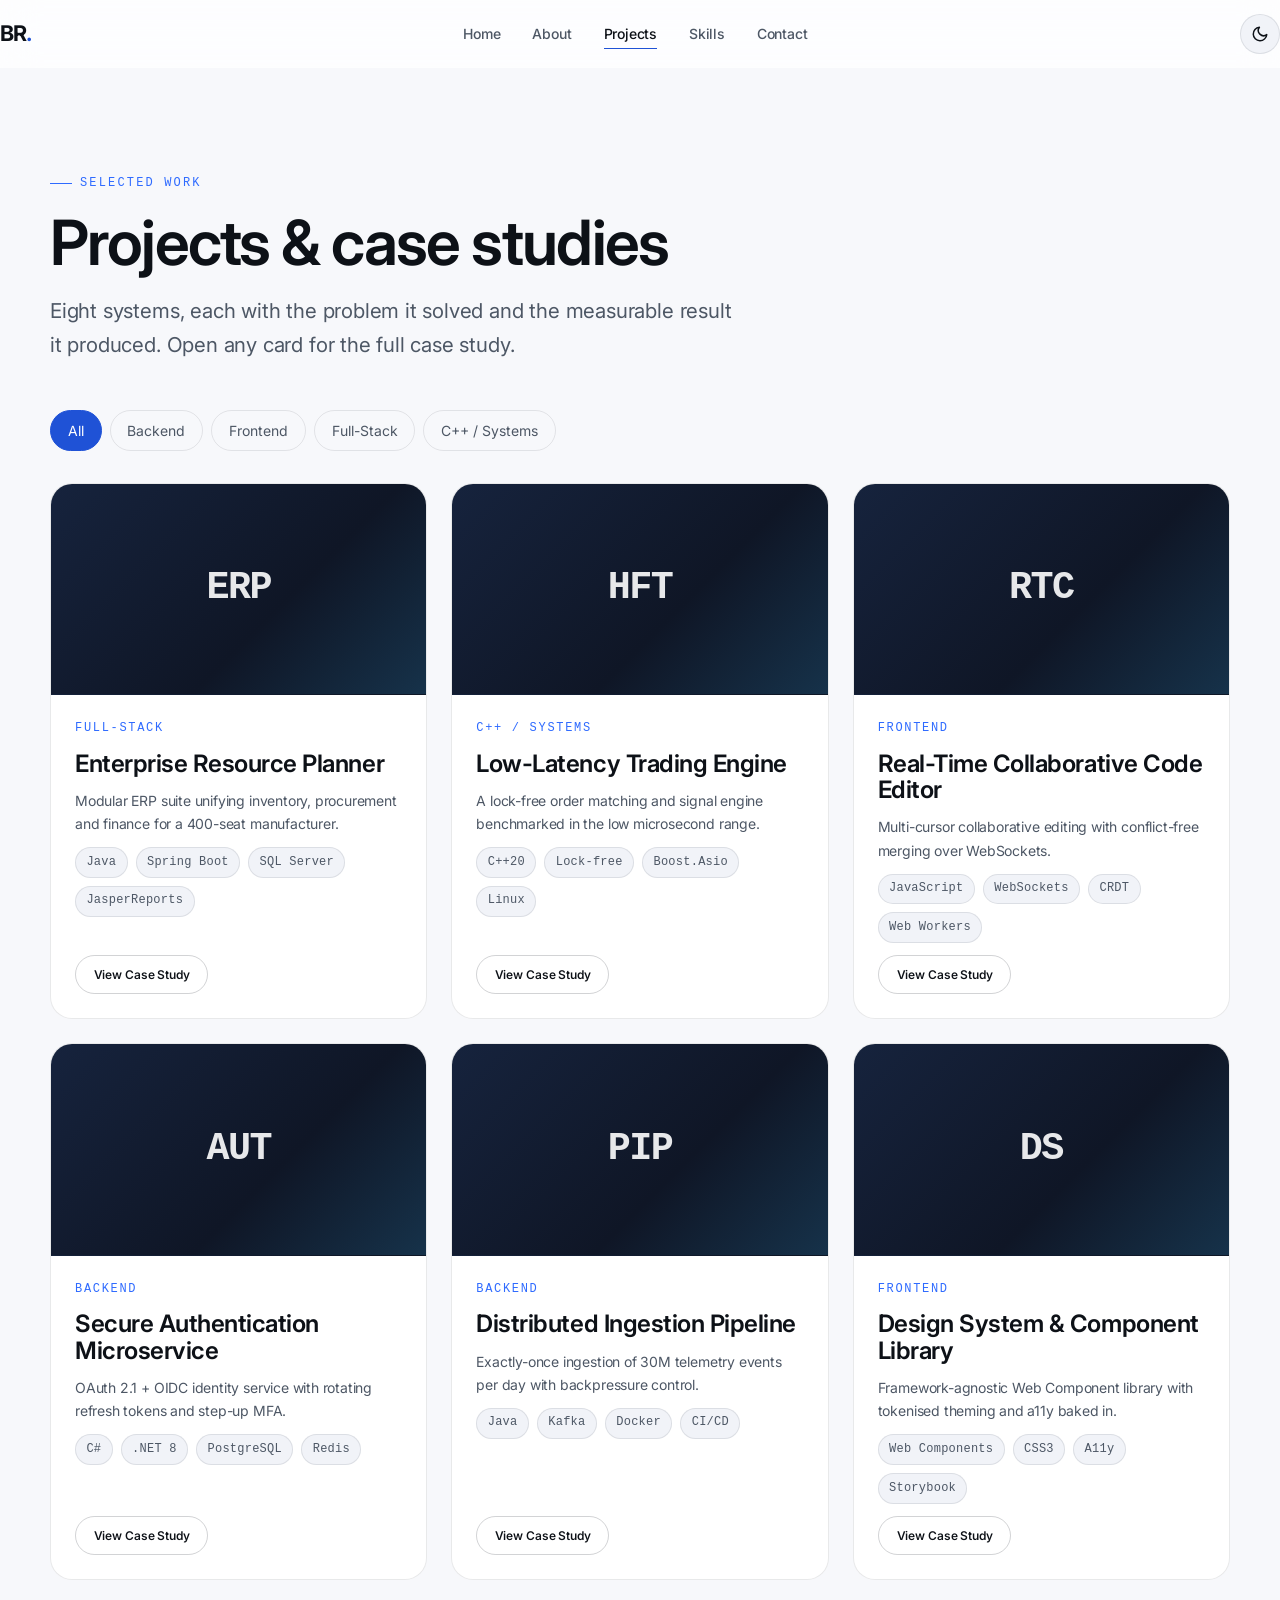
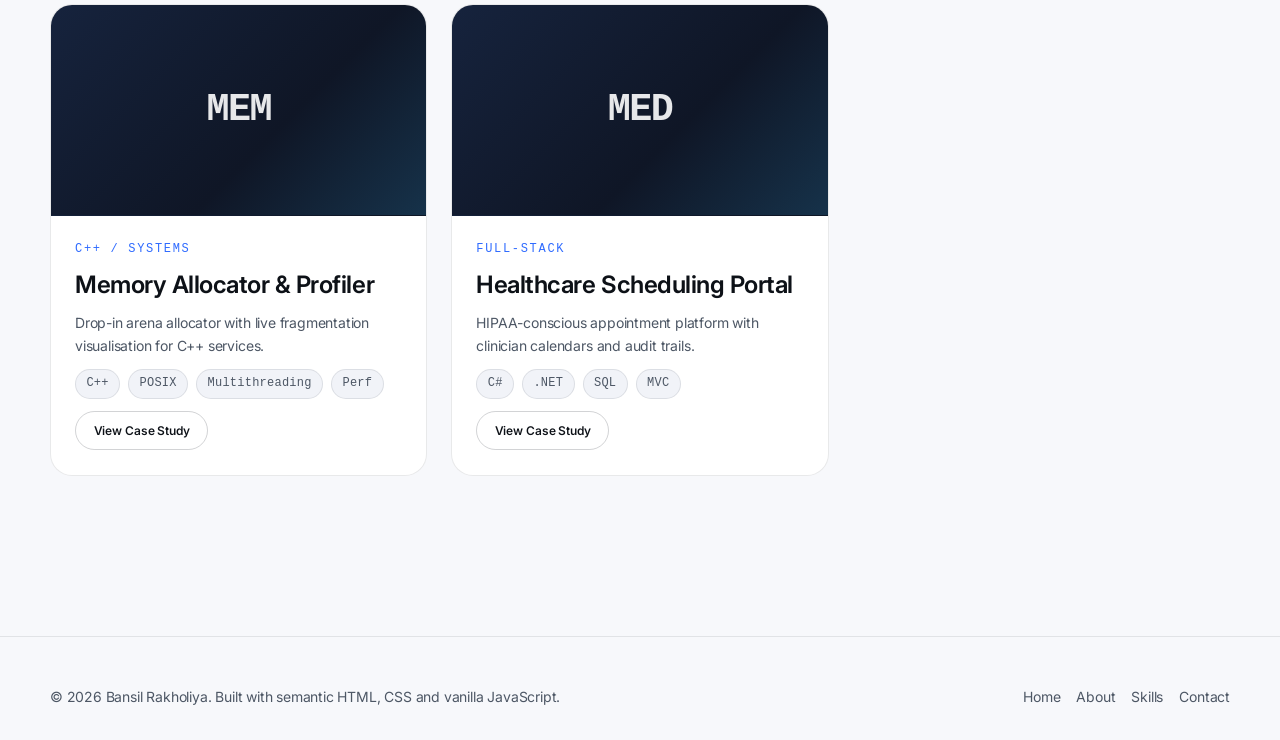
<file: public/portfolio/projects.html>
<!DOCTYPE html>
<html lang="en" data-theme="dark">
<head>
  <meta charset="utf-8" />
  <meta name="viewport" content="width=device-width, initial-scale=1" />
  <title>Projects & Case Studies — Bansil Rakholiya</title>
  <meta name="description" content="Eight engineering case studies covering enterprise backends, low-latency C++ systems, real-time collaboration and secure identity services." />
  <meta property="og:title" content="Projects & Case Studies — Bansil Rakholiya" />
  <meta property="og:description" content="Backend, frontend, full-stack and systems case studies with problem, solution, architecture and impact." />
  <meta property="og:type" content="website" />
  <meta name="twitter:card" content="summary_large_image" />
  <link rel="preconnect" href="https://fonts.googleapis.com" />
  <link rel="preconnect" href="https://fonts.gstatic.com" crossorigin />
  <link rel="stylesheet" href="https://fonts.googleapis.com/css2?family=Inter:wght@400;500;600;700&display=swap" />
  <link rel="stylesheet" href="style.css" />
  <script>
    (() => {
      const t = localStorage.getItem("br-theme");
      document.documentElement.setAttribute("data-theme", t || (matchMedia("(prefers-color-scheme: light)").matches ? "light" : "dark"));
    })();
  </script>
</head>
<body>
  <a class="skip-link" href="#main">Skip to content</a>
  <div class="progress-bar" role="presentation"></div>

  <header class="site-header">
    <nav class="nav container" aria-label="Primary">
      <a class="logo" href="index.html" aria-label="Bansil Rakholiya — home">BR<span>.</span></a>
      <ul class="nav-links">
        <li><a class="nav-link" href="index.html">Home</a></li>
        <li><a class="nav-link" href="about.html">About</a></li>
        <li><a class="nav-link" href="projects.html">Projects</a></li>
        <li><a class="nav-link" href="skills.html">Skills</a></li>
        <li><a class="nav-link" href="contact.html">Contact</a></li>
      </ul>
      <div class="nav-actions">
        <button class="icon-btn theme-toggle" type="button" aria-label="Toggle colour theme">
          <svg class="icon-sun" viewBox="0 0 24 24" fill="none" stroke="currentColor" stroke-width="2" stroke-linecap="round" aria-hidden="true"><circle cx="12" cy="12" r="4"/><path d="M12 2v2M12 20v2M4.9 4.9l1.4 1.4M17.7 17.7l1.4 1.4M2 12h2M20 12h2M4.9 19.1l1.4-1.4M17.7 6.3l1.4-1.4"/></svg>
          <svg class="icon-moon" viewBox="0 0 24 24" fill="none" stroke="currentColor" stroke-width="2" stroke-linecap="round" stroke-linejoin="round" aria-hidden="true"><path d="M21 12.8A9 9 0 1 1 11.2 3a7 7 0 0 0 9.8 9.8z"/></svg>
        </button>
        <button class="icon-btn nav-toggle" type="button" aria-expanded="false" aria-controls="mobile-menu" aria-label="Open menu">
          <svg viewBox="0 0 24 24" fill="none" stroke="currentColor" stroke-width="2" stroke-linecap="round" aria-hidden="true"><path d="M4 7h16M4 12h16M4 17h16"/></svg>
        </button>
      </div>
    </nav>
  </header>

  <div class="mobile-menu" id="mobile-menu" aria-hidden="true">
    <button class="icon-btn close-btn" type="button" aria-label="Close menu">
      <svg viewBox="0 0 24 24" fill="none" stroke="currentColor" stroke-width="2" stroke-linecap="round" aria-hidden="true"><path d="M6 6l12 12M18 6L6 18"/></svg>
    </button>
    <ul>
      <li><a href="index.html">Home</a></li>
      <li><a href="about.html">About</a></li>
      <li><a href="projects.html">Projects</a></li>
      <li><a href="skills.html">Skills</a></li>
      <li><a href="contact.html">Contact</a></li>
    </ul>
  </div>

  <main id="main" class="page">
    <section class="section" aria-labelledby="proj-title">
      <div class="container">
        <div class="section-head" data-reveal>
          <p class="eyebrow">Selected work</p>
          <h1 id="proj-title">Projects &amp; case studies</h1>
          <p class="lead">Eight systems, each with the problem it solved and the measurable result it produced. Open any card for the full case study.</p>
        </div>

        <div class="filters" role="group" aria-label="Filter projects by discipline">
          <button class="filter" type="button" data-filter="all" aria-pressed="true">All</button>
          <button class="filter" type="button" data-filter="backend" aria-pressed="false">Backend</button>
          <button class="filter" type="button" data-filter="frontend" aria-pressed="false">Frontend</button>
          <button class="filter" type="button" data-filter="fullstack" aria-pressed="false">Full-Stack</button>
          <button class="filter" type="button" data-filter="systems" aria-pressed="false">C++ / Systems</button>
        </div>
        <p class="visually-hidden" id="filter-status" role="status" aria-live="polite"></p>

        <!-- Cards are rendered from the PROJECTS data model in app.js -->
        <div class="grid projects" id="project-grid"></div>
      </div>
    </section>
  </main>

  <!-- ====================== CASE STUDY MODAL ======================== -->
  <div class="modal" id="case-modal" role="dialog" aria-modal="true" aria-labelledby="case-title" aria-hidden="true">
    <button class="modal__backdrop" type="button" data-close aria-label="Close case study"></button>
    <div class="modal__dialog">
      <button class="icon-btn modal__close" type="button" data-close aria-label="Close case study">
        <svg viewBox="0 0 24 24" fill="none" stroke="currentColor" stroke-width="2" stroke-linecap="round" aria-hidden="true"><path d="M6 6l12 12M18 6L6 18"/></svg>
      </button>
      <div id="case-content"></div>
    </div>
  </div>

  <footer class="site-footer">
    <div class="container footer-grid">
      <p>&copy; <span id="year">2026</span> Bansil Rakholiya. Built with semantic HTML, CSS and vanilla JavaScript.</p>
      <ul class="footer-links">
        <li><a href="index.html">Home</a></li>
        <li><a href="about.html">About</a></li>
        <li><a href="skills.html">Skills</a></li>
        <li><a href="contact.html">Contact</a></li>
      </ul>
    </div>
  </footer>

  <script src="app.js" defer></script>
  <script>document.getElementById("year").textContent = new Date().getFullYear();</script>
</body>
</html>
</file>
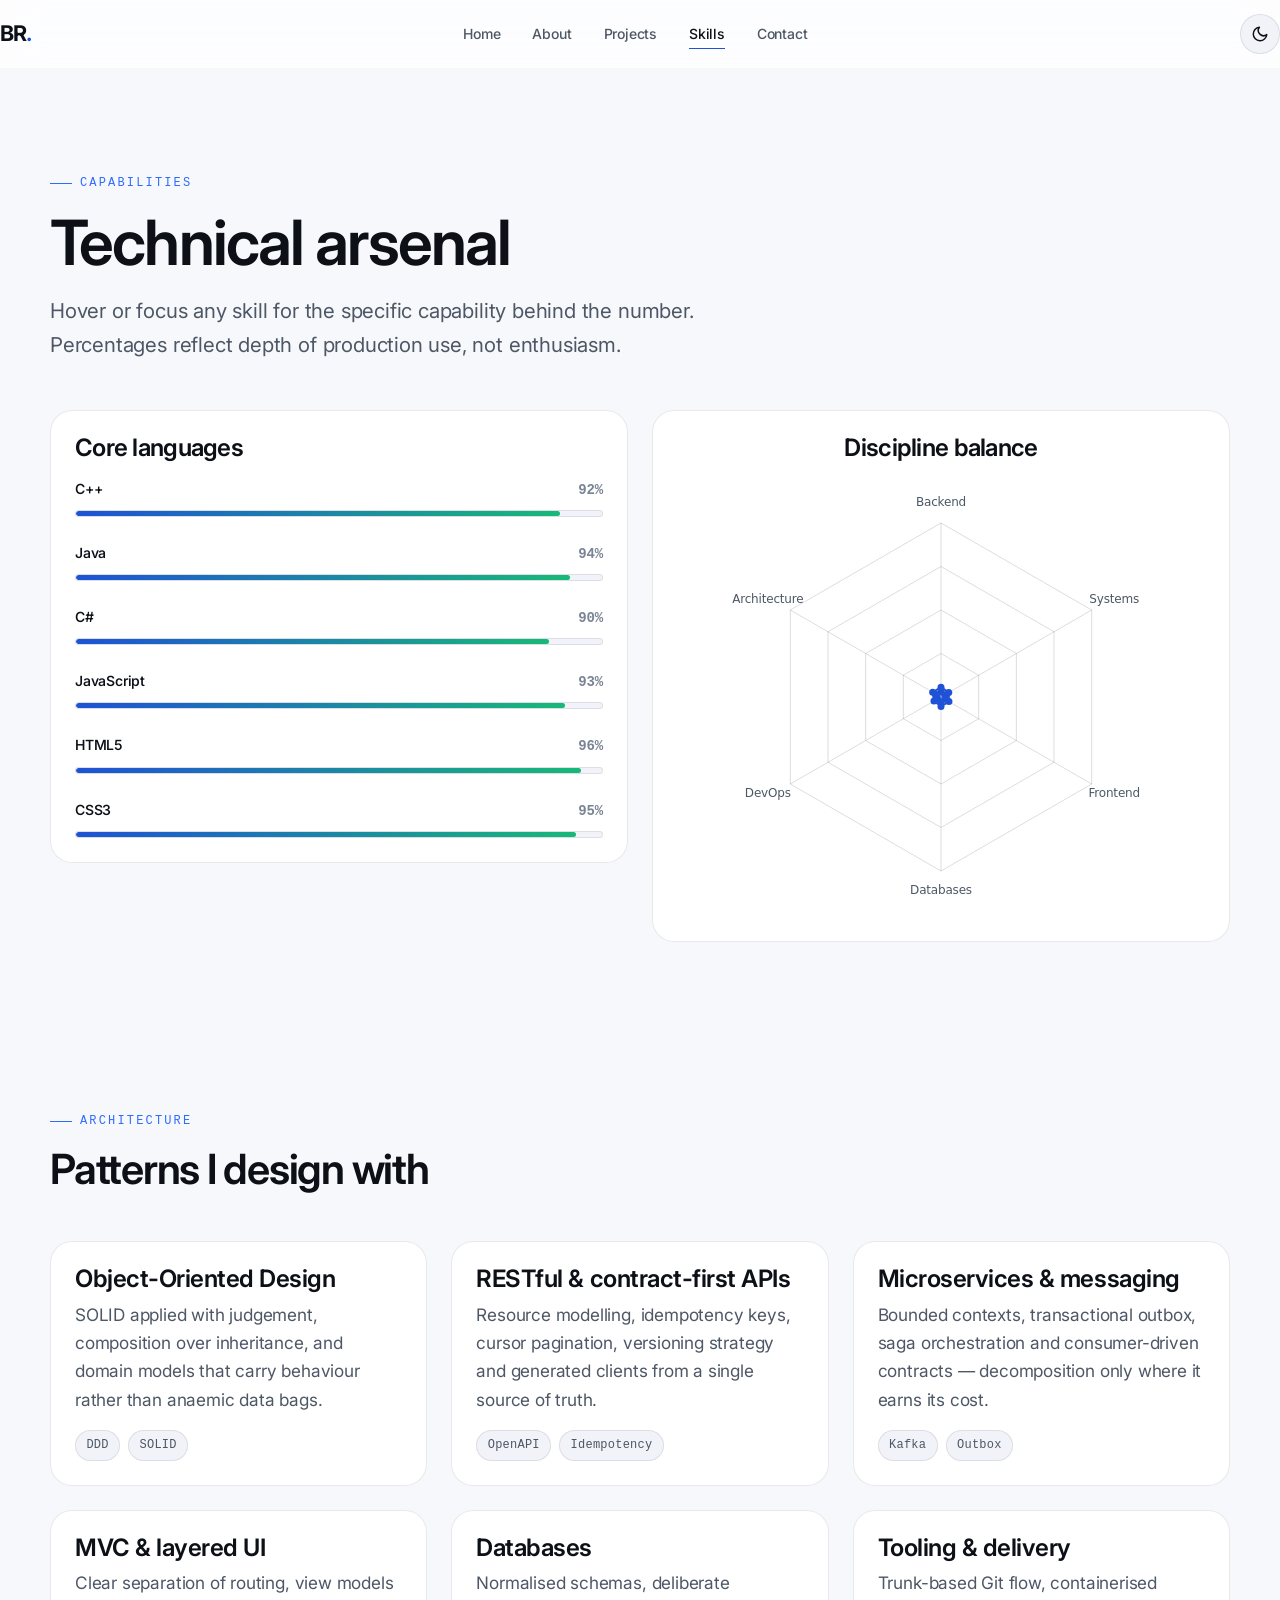
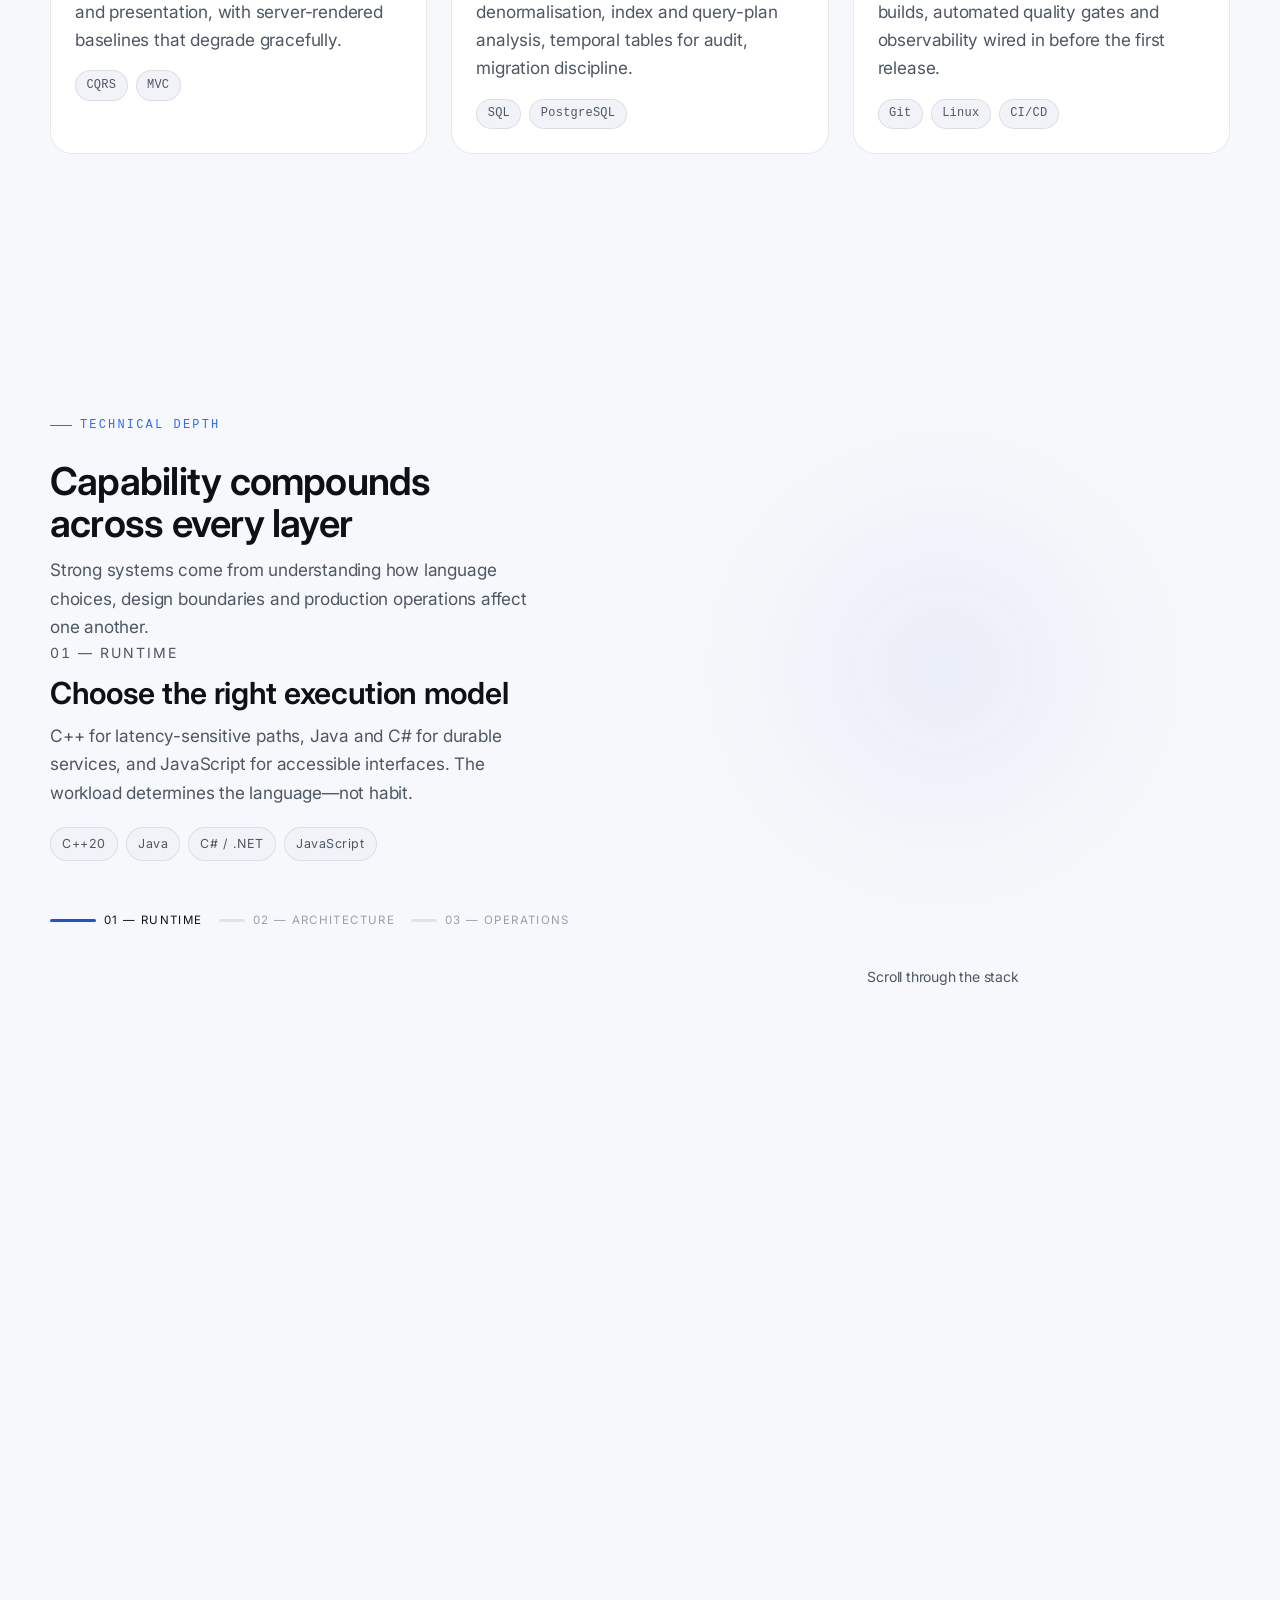
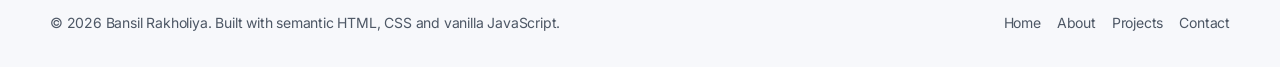
<file: public/portfolio/skills.html>
<!DOCTYPE html>
<html lang="en" data-theme="dark">
<head>
  <meta charset="utf-8" />
  <meta name="viewport" content="width=device-width, initial-scale=1" />
  <title>Technical Arsenal — Bansil Rakholiya</title>
  <meta name="description" content="Proficiency across C#, C++, Java and JavaScript, plus architecture patterns, databases and tooling, visualised with interactive meters and a radar chart." />
  <meta property="og:title" content="Technical Arsenal — Bansil Rakholiya" />
  <meta property="og:description" content="Languages, architecture, databases and tooling, visualised." />
  <meta property="og:type" content="website" />
  <meta name="twitter:card" content="summary_large_image" />
  <link rel="preconnect" href="https://fonts.googleapis.com" />
  <link rel="preconnect" href="https://fonts.gstatic.com" crossorigin />
  <link rel="stylesheet" href="https://fonts.googleapis.com/css2?family=Inter:wght@400;500;600;700&display=swap" />
  <link rel="stylesheet" href="style.css" />
  <script>
    (() => {
      const t = localStorage.getItem("br-theme");
      document.documentElement.setAttribute("data-theme", t || (matchMedia("(prefers-color-scheme: light)").matches ? "light" : "dark"));
    })();
  </script>
</head>
<body>
  <a class="skip-link" href="#main">Skip to content</a>
  <div class="progress-bar" role="presentation"></div>

  <header class="site-header">
    <nav class="nav container" aria-label="Primary">
      <a class="logo" href="index.html" aria-label="Bansil Rakholiya — home">BR<span>.</span></a>
      <ul class="nav-links">
        <li><a class="nav-link" href="index.html">Home</a></li>
        <li><a class="nav-link" href="about.html">About</a></li>
        <li><a class="nav-link" href="projects.html">Projects</a></li>
        <li><a class="nav-link" href="skills.html">Skills</a></li>
        <li><a class="nav-link" href="contact.html">Contact</a></li>
      </ul>
      <div class="nav-actions">
        <button class="icon-btn theme-toggle" type="button" aria-label="Toggle colour theme">
          <svg class="icon-sun" viewBox="0 0 24 24" fill="none" stroke="currentColor" stroke-width="2" stroke-linecap="round" aria-hidden="true"><circle cx="12" cy="12" r="4"/><path d="M12 2v2M12 20v2M4.9 4.9l1.4 1.4M17.7 17.7l1.4 1.4M2 12h2M20 12h2M4.9 19.1l1.4-1.4M17.7 6.3l1.4-1.4"/></svg>
          <svg class="icon-moon" viewBox="0 0 24 24" fill="none" stroke="currentColor" stroke-width="2" stroke-linecap="round" stroke-linejoin="round" aria-hidden="true"><path d="M21 12.8A9 9 0 1 1 11.2 3a7 7 0 0 0 9.8 9.8z"/></svg>
        </button>
        <button class="icon-btn nav-toggle" type="button" aria-expanded="false" aria-controls="mobile-menu" aria-label="Open menu">
          <svg viewBox="0 0 24 24" fill="none" stroke="currentColor" stroke-width="2" stroke-linecap="round" aria-hidden="true"><path d="M4 7h16M4 12h16M4 17h16"/></svg>
        </button>
      </div>
    </nav>
  </header>

  <div class="mobile-menu" id="mobile-menu" aria-hidden="true">
    <button class="icon-btn close-btn" type="button" aria-label="Close menu">
      <svg viewBox="0 0 24 24" fill="none" stroke="currentColor" stroke-width="2" stroke-linecap="round" aria-hidden="true"><path d="M6 6l12 12M18 6L6 18"/></svg>
    </button>
    <ul>
      <li><a href="index.html">Home</a></li>
      <li><a href="about.html">About</a></li>
      <li><a href="projects.html">Projects</a></li>
      <li><a href="skills.html">Skills</a></li>
      <li><a href="contact.html">Contact</a></li>
    </ul>
  </div>

  <main id="main" class="page">
    <section class="section" aria-labelledby="skills-title">
      <div class="container">
        <div class="section-head" data-reveal>
          <p class="eyebrow">Capabilities</p>
          <h1 id="skills-title">Technical arsenal</h1>
          <p class="lead">Hover or focus any skill for the specific capability behind the number. Percentages reflect depth of production use, not enthusiasm.</p>
        </div>

        <div class="grid grid--2" style="align-items:start">
          <!-- Core languages as animated meters -->
          <div class="card" data-reveal>
            <h2 style="font-size:var(--fs-h3)">Core languages</h2>
            <div class="meter">
              <div class="meter__head"><span data-tip="Memory management, RAII, move semantics, lock-free queues, allocator design and perf profiling." data-tip-title="C++20">C++</span><span>92%</span></div>
              <div class="meter__track"><div class="meter__fill" data-level="92"></div></div>
            </div>
            <div class="meter">
              <div class="meter__head"><span data-tip="Spring Boot services, JPA transaction semantics, concurrency and JVM tuning under sustained load." data-tip-title="Java 17">Java</span><span>94%</span></div>
              <div class="meter__track"><div class="meter__fill" data-level="94"></div></div>
            </div>
            <div class="meter">
              <div class="meter__head"><span data-tip="ASP.NET minimal APIs, EF Core, async pipelines and identity services on .NET 8." data-tip-title="C# / .NET">C#</span><span>90%</span></div>
              <div class="meter__track"><div class="meter__fill" data-level="90"></div></div>
            </div>
            <div class="meter">
              <div class="meter__head"><span data-tip="ES6+ modules, Web Components, Web Workers, CRDT sync and render-budget-aware DOM work." data-tip-title="JavaScript">JavaScript</span><span>93%</span></div>
              <div class="meter__track"><div class="meter__fill" data-level="93"></div></div>
            </div>
            <div class="meter">
              <div class="meter__head"><span data-tip="Semantic document structure, landmark regions, ARIA patterns and progressive enhancement." data-tip-title="HTML5">HTML5</span><span>96%</span></div>
              <div class="meter__track"><div class="meter__fill" data-level="96"></div></div>
            </div>
            <div class="meter" style="margin-bottom:0">
              <div class="meter__head"><span data-tip="Grid and Flexbox layout, custom-property design systems, container queries and fluid clamp() typography." data-tip-title="CSS3">CSS3</span><span>95%</span></div>
              <div class="meter__track"><div class="meter__fill" data-level="95"></div></div>
            </div>
          </div>

          <!-- Radar chart -->
          <div class="card radar-wrap" data-reveal data-reveal-delay="120">
            <h2 style="font-size:var(--fs-h3);align-self:flex-start">Discipline balance</h2>
            <canvas class="radar" id="radar" role="img"
              aria-label="Radar chart: backend 94 percent, systems 86, frontend 88, databases 90, DevOps 78, architecture 92."></canvas>
          </div>
        </div>
      </div>
    </section>

    <section class="section section--tight" aria-labelledby="arch-title">
      <div class="container">
        <div class="section-head" data-reveal>
          <p class="eyebrow">Architecture</p>
          <h2 id="arch-title">Patterns I design with</h2>
        </div>
        <div class="grid grid--3">
          <article class="card" data-reveal>
            <h3>Object-Oriented Design</h3>
            <p>SOLID applied with judgement, composition over inheritance, and domain models that carry behaviour rather than anaemic data bags.</p>
            <ul class="tags"><li class="tag" data-tip="Aggregates, value objects, invariants enforced at the boundary." data-tip-title="DDD">DDD</li><li class="tag" data-tip="Interface segregation and dependency inversion at module seams." data-tip-title="SOLID">SOLID</li></ul>
          </article>
          <article class="card" data-reveal data-reveal-delay="80">
            <h3>RESTful &amp; contract-first APIs</h3>
            <p>Resource modelling, idempotency keys, cursor pagination, versioning strategy and generated clients from a single source of truth.</p>
            <ul class="tags"><li class="tag" data-tip="Spec-first design with backwards-compatible evolution rules." data-tip-title="OpenAPI">OpenAPI</li><li class="tag" data-tip="Safe retries via idempotency keys and dedupe windows." data-tip-title="Idempotency">Idempotency</li></ul>
          </article>
          <article class="card" data-reveal data-reveal-delay="160">
            <h3>Microservices &amp; messaging</h3>
            <p>Bounded contexts, transactional outbox, saga orchestration and consumer-driven contracts — decomposition only where it earns its cost.</p>
            <ul class="tags"><li class="tag" data-tip="Partitioned topics, exactly-once semantics, lag-driven backpressure." data-tip-title="Kafka">Kafka</li><li class="tag" data-tip="Atomic state change plus event publication in one transaction." data-tip-title="Outbox">Outbox</li></ul>
          </article>
          <article class="card" data-reveal data-reveal-delay="240">
            <h3>MVC &amp; layered UI</h3>
            <p>Clear separation of routing, view models and presentation, with server-rendered baselines that degrade gracefully.</p>
            <ul class="tags"><li class="tag" data-tip="Separate write and read models where read pressure demands it." data-tip-title="CQRS">CQRS</li><li class="tag" data-tip="ASP.NET MVC and Spring MVC in production." data-tip-title="MVC">MVC</li></ul>
          </article>
          <article class="card" data-reveal data-reveal-delay="320">
            <h3>Databases</h3>
            <p>Normalised schemas, deliberate denormalisation, index and query-plan analysis, temporal tables for audit, migration discipline.</p>
            <ul class="tags"><li class="tag" data-tip="Window functions, CTEs, plan analysis, index strategy." data-tip-title="SQL">SQL</li><li class="tag" data-tip="Row-level security, partitioning and JSONB modelling." data-tip-title="PostgreSQL">PostgreSQL</li></ul>
          </article>
          <article class="card" data-reveal data-reveal-delay="400">
            <h3>Tooling &amp; delivery</h3>
            <p>Trunk-based Git flow, containerised builds, automated quality gates and observability wired in before the first release.</p>
            <ul class="tags"><li class="tag" data-tip="Rebase workflow, atomic commits, bisect-friendly history." data-tip-title="Git">Git</li><li class="tag" data-tip="Shell, systemd, perf, strace and container runtimes." data-tip-title="Linux">Linux</li><li class="tag" data-tip="Pipelines with test, security scan, and progressive rollout stages." data-tip-title="CI/CD">CI/CD</li></ul>
          </article>
        </div>
      </div>
    </section>

    <!-- Reusable scroll-linked 3D component: config only, markup is generated -->
    <section class="scene3d" data-scene3d='{
      "eyebrow": "Technical depth",
      "title": "Capability compounds across every layer",
      "lede": "Strong systems come from understanding how language choices, design boundaries and production operations affect one another.",
      "hint": "Scroll through the stack",
      "shapes": ["cube", "torus", "knot"],
      "hue": 232,
      "steps": [
        { "index": "01 — Runtime", "heading": "Choose the right execution model", "body": "C++ for latency-sensitive paths, Java and C# for durable services, and JavaScript for accessible interfaces. The workload determines the language—not habit.", "meta": ["C++20", "Java", "C# / .NET", "JavaScript"] },
        { "index": "02 — Architecture", "heading": "Create boundaries teams can own", "body": "Domain-driven services, versioned REST contracts and asynchronous workflows keep change local while preserving correctness across the system.", "meta": ["Microservices", "REST APIs", "Event-driven", "OOD"] },
        { "index": "03 — Operations", "heading": "Engineer for production from day one", "body": "SQL design, Linux diagnostics, automated pipelines and actionable telemetry close the loop between code and real-world behaviour.", "meta": ["PostgreSQL", "Linux", "CI/CD", "Observability"] }
      ]
    }'></section>

  </main>

  <footer class="site-footer">
    <div class="container footer-grid">
      <p>&copy; <span id="year">2026</span> Bansil Rakholiya. Built with semantic HTML, CSS and vanilla JavaScript.</p>
      <ul class="footer-links">
        <li><a href="index.html">Home</a></li>
        <li><a href="about.html">About</a></li>
        <li><a href="projects.html">Projects</a></li>
        <li><a href="contact.html">Contact</a></li>
      </ul>
    </div>
  </footer>

  <script src="app.js" defer></script>
  <script>document.getElementById("year").textContent = new Date().getFullYear();</script>
</body>
</html>
</file>
<file: public/portfolio/style.css>
/* ==========================================================================
   Bansil Rakholiya — Portfolio Design System
   Pure CSS3. No frameworks. Tokens first, components second.
   ========================================================================== */

/* --------------------------------------------------------------------------
   1. Design tokens
   -------------------------------------------------------------------------- */
:root {
  /* Palette — dark (default) */
  --slate-950: #080b12;
  --slate-900: #0d1117;
  --slate-850: #11161f;
  --slate-800: #161c27;
  --slate-700: #1f2733;
  --slate-600: #2b3543;

  --bg: var(--slate-950);
  --bg-elevated: var(--slate-900);
  --surface: var(--slate-850);
  --surface-2: var(--slate-800);
  --border: rgba(255, 255, 255, 0.08);
  --border-strong: rgba(255, 255, 255, 0.16);

  --text: #f2f5f9;
  --text-muted: #a7b0be;
  --text-faint: #6d7787;

  --accent: #2f6bff;          /* cobalt */
  --accent-soft: #5c8cff;
  --accent-contrast: #ffffff;
  --accent-tint: rgba(47, 107, 255, 0.14);
  --emerald: #17b978;

  --shadow-sm: 0 1px 2px rgba(0, 0, 0, 0.35);
  --shadow-md: 0 12px 30px -12px rgba(0, 0, 0, 0.65);
  --shadow-lg: 0 40px 80px -32px rgba(0, 0, 0, 0.8);
  --glass: rgba(13, 17, 23, 0.66);

  /* Typography — fluid via clamp() */
  --font-sans: "Inter", -apple-system, BlinkMacSystemFont, "Segoe UI", Roboto,
    Helvetica, Arial, sans-serif;
  --font-mono: ui-monospace, SFMono-Regular, "SF Mono", Menlo, Consolas, monospace;

  --fs-display: clamp(2.75rem, 1.4rem + 6.2vw, 6.5rem);
  --fs-h1: clamp(2.1rem, 1.2rem + 3.6vw, 3.9rem);
  --fs-h2: clamp(1.6rem, 1.1rem + 2vw, 2.6rem);
  --fs-h3: clamp(1.15rem, 0.95rem + 0.8vw, 1.5rem);
  --fs-body: clamp(0.98rem, 0.94rem + 0.2vw, 1.075rem);
  --fs-small: 0.875rem;
  --fs-micro: 0.75rem;

  /* Space & shape */
  --space-1: 0.25rem;
  --space-2: 0.5rem;
  --space-3: 0.75rem;
  --space-4: 1rem;
  --space-6: 1.5rem;
  --space-8: 2rem;
  --space-12: 3rem;
  --space-16: 4rem;
  --space-24: 6rem;
  --radius-sm: 8px;
  --radius: 14px;
  --radius-lg: 22px;
  --radius-pill: 999px;

  --container: 1180px;
  --header-h: 68px;

  --ease: cubic-bezier(0.22, 0.61, 0.36, 1);
  --dur: 0.42s;

  color-scheme: dark;
}

/* Palette — light */
[data-theme="light"] {
  --bg: #f7f8fb;
  --bg-elevated: #ffffff;
  --surface: #ffffff;
  --surface-2: #f1f3f8;
  --border: rgba(9, 14, 25, 0.09);
  --border-strong: rgba(9, 14, 25, 0.18);

  --text: #0d1117;
  --text-muted: #4d5765;
  --text-faint: #7a8493;

  --accent: #1f52d6;
  --accent-soft: #2f6bff;
  --accent-tint: rgba(31, 82, 214, 0.1);

  --glass: rgba(255, 255, 255, 0.72);
  --shadow-md: 0 12px 30px -14px rgba(13, 17, 23, 0.28);
  --shadow-lg: 0 40px 80px -36px rgba(13, 17, 23, 0.32);

  color-scheme: light;
}

/* --------------------------------------------------------------------------
   2. Reset & base
   -------------------------------------------------------------------------- */
*,
*::before,
*::after { box-sizing: border-box; }

html {
  scroll-behavior: smooth;
  -webkit-text-size-adjust: 100%;
}

body {
  margin: 0;
  font-family: var(--font-sans);
  font-size: var(--fs-body);
  line-height: 1.65;
  color: var(--text);
  background: var(--bg);
  letter-spacing: -0.011em;
  -webkit-font-smoothing: antialiased;
  transition: background-color 0.35s var(--ease), color 0.35s var(--ease);
  overflow-x: hidden;
}

h1, h2, h3, h4 {
  margin: 0 0 var(--space-4);
  line-height: 1.1;
  letter-spacing: -0.03em;
  font-weight: 620;
}
h1 { font-size: var(--fs-h1); }
h2 { font-size: var(--fs-h2); }
h3 { font-size: var(--fs-h3); letter-spacing: -0.02em; }
p { margin: 0 0 var(--space-4); color: var(--text-muted); }

a { color: inherit; text-decoration: none; }
img { max-width: 100%; display: block; }
button, input, textarea, select { font: inherit; color: inherit; }

:focus-visible {
  outline: 2px solid var(--accent-soft);
  outline-offset: 3px;
  border-radius: var(--radius-sm);
}

::selection { background: var(--accent); color: #fff; }

/* Custom scrollbar */
* { scrollbar-width: thin; scrollbar-color: var(--slate-600) transparent; }
::-webkit-scrollbar { width: 11px; height: 11px; }
::-webkit-scrollbar-track { background: transparent; }
::-webkit-scrollbar-thumb {
  background: linear-gradient(var(--accent), var(--accent-soft));
  border: 3px solid var(--bg);
  border-radius: var(--radius-pill);
}
::-webkit-scrollbar-thumb:hover { background: var(--accent-soft); }

.skip-link {
  position: absolute;
  left: var(--space-4);
  top: -100px;
  z-index: 200;
  background: var(--accent);
  color: #fff;
  padding: var(--space-2) var(--space-4);
  border-radius: var(--radius-sm);
  transition: top 0.2s var(--ease);
}
.skip-link:focus { top: var(--space-4); }

.visually-hidden {
  position: absolute !important;
  width: 1px; height: 1px;
  overflow: hidden; clip: rect(0 0 0 0); clip-path: inset(50%);
  white-space: nowrap;
}

/* --------------------------------------------------------------------------
   3. Layout primitives
   -------------------------------------------------------------------------- */
.container {
  width: min(100% - 2.5rem, var(--container));
  margin-inline: auto;
}

.section { padding: var(--space-24) 0; }
.section--tight { padding: var(--space-16) 0; }

.section-head { max-width: 62ch; margin-bottom: var(--space-12); }

.eyebrow {
  display: inline-flex;
  align-items: center;
  gap: var(--space-2);
  font-size: var(--fs-micro);
  font-family: var(--font-mono);
  letter-spacing: 0.18em;
  text-transform: uppercase;
  color: var(--accent-soft);
  margin-bottom: var(--space-4);
}
.eyebrow::before {
  content: "";
  width: 22px; height: 1px;
  background: currentColor;
}

.lead { font-size: clamp(1.05rem, 0.98rem + 0.5vw, 1.28rem); color: var(--text-muted); }

.grid { display: grid; gap: var(--space-6); }
.grid--2 { grid-template-columns: repeat(auto-fit, minmax(300px, 1fr)); }
.grid--3 { grid-template-columns: repeat(auto-fit, minmax(280px, 1fr)); }

/* --------------------------------------------------------------------------
   4. Reading progress bar
   -------------------------------------------------------------------------- */
.progress-bar {
  position: fixed;
  inset: 0 auto auto 0;
  height: 3px;
  width: 100%;
  transform: scaleX(0);
  transform-origin: 0 50%;
  background: linear-gradient(90deg, var(--accent), var(--emerald));
  z-index: 120;
  will-change: transform;
}

/* --------------------------------------------------------------------------
   5. Header / navigation
   -------------------------------------------------------------------------- */
.site-header {
  position: sticky;
  top: 0;
  z-index: 100;
  height: var(--header-h);
  display: flex;
  align-items: center;
  background: var(--glass);
  backdrop-filter: saturate(180%) blur(18px);
  -webkit-backdrop-filter: saturate(180%) blur(18px);
  border-bottom: 1px solid transparent;
  transition: border-color 0.3s var(--ease), background 0.3s var(--ease);
}
.site-header.is-stuck { border-bottom-color: var(--border); }

.nav {
  display: flex;
  align-items: center;
  justify-content: space-between;
  gap: var(--space-6);
  width: 100%;
}

.logo {
  font-size: 1.35rem;
  font-weight: 700;
  letter-spacing: -0.05em;
  display: inline-flex;
  align-items: baseline;
}
.logo span { color: var(--accent); }

.nav-links {
  display: flex;
  align-items: center;
  gap: var(--space-2);
  list-style: none;
  margin: 0;
  padding: 0;
}
.nav-link {
  position: relative;
  display: inline-block;
  padding: var(--space-2) var(--space-3);
  font-size: var(--fs-small);
  font-weight: 500;
  color: var(--text-muted);
  border-radius: var(--radius-sm);
  transition: color 0.25s var(--ease), background 0.25s var(--ease);
}
.nav-link::after {
  content: "";
  position: absolute;
  left: var(--space-3);
  right: var(--space-3);
  bottom: 4px;
  height: 1.5px;
  background: var(--accent);
  transform: scaleX(0);
  transform-origin: 0 50%;
  transition: transform 0.3s var(--ease);
}
.nav-link:hover { color: var(--text); background: var(--accent-tint); }
.nav-link:hover::after,
.nav-link[aria-current="page"]::after { transform: scaleX(1); }
.nav-link[aria-current="page"] { color: var(--text); }

.nav-actions { display: flex; align-items: center; gap: var(--space-2); }

.icon-btn {
  display: inline-grid;
  place-items: center;
  width: 40px; height: 40px;
  border: 1px solid var(--border);
  background: var(--surface-2);
  color: var(--text);
  border-radius: var(--radius-pill);
  cursor: pointer;
  transition: transform 0.25s var(--ease), border-color 0.25s var(--ease),
    background 0.25s var(--ease);
}
.icon-btn:hover { transform: translateY(-2px); border-color: var(--border-strong); }
.icon-btn svg { width: 18px; height: 18px; }
.theme-toggle .icon-moon { display: none; }
[data-theme="light"] .theme-toggle .icon-moon { display: block; }
[data-theme="light"] .theme-toggle .icon-sun { display: none; }

.nav-toggle { display: none; }

/* Full-screen mobile overlay */
.mobile-menu {
  position: fixed;
  inset: 0;
  z-index: 110;
  display: grid;
  place-items: center;
  background: var(--bg);
  opacity: 0;
  visibility: hidden;
  transform: translateY(-8px);
  transition: opacity 0.3s var(--ease), transform 0.3s var(--ease),
    visibility 0.3s;
}
.mobile-menu.is-open { opacity: 1; visibility: visible; transform: none; }
.mobile-menu ul { list-style: none; margin: 0; padding: 0; text-align: center; }
.mobile-menu li { overflow: hidden; }
.mobile-menu a {
  display: block;
  padding: var(--space-3) var(--space-6);
  font-size: clamp(1.8rem, 8vw, 2.6rem);
  font-weight: 650;
  letter-spacing: -0.04em;
  transform: translateY(110%);
  transition: transform 0.5s var(--ease), color 0.25s var(--ease);
}
.mobile-menu.is-open a { transform: none; }
.mobile-menu a:hover { color: var(--accent); }
.mobile-menu .close-btn {
  position: absolute;
  top: 14px; right: 20px;
}

/* --------------------------------------------------------------------------
   6. Buttons
   -------------------------------------------------------------------------- */
.btn {
  --btn-bg: var(--accent);
  --btn-fg: var(--accent-contrast);
  position: relative;
  display: inline-flex;
  align-items: center;
  justify-content: center;
  gap: var(--space-2);
  padding: 0.85rem 1.6rem;
  font-size: var(--fs-small);
  font-weight: 560;
  letter-spacing: -0.01em;
  border: 1px solid transparent;
  border-radius: var(--radius-pill);
  background: var(--btn-bg);
  color: var(--btn-fg);
  cursor: pointer;
  will-change: transform;
  transition: transform 0.25s var(--ease), box-shadow 0.25s var(--ease),
    background 0.25s var(--ease), border-color 0.25s var(--ease);
}
.btn:hover { box-shadow: 0 14px 28px -14px var(--accent); }
.btn:active { transform: scale(0.98); }
.btn--ghost {
  --btn-bg: transparent;
  --btn-fg: var(--text);
  border-color: var(--border-strong);
}
.btn--ghost:hover { background: var(--surface-2); box-shadow: none; }
.btn--sm { padding: 0.55rem 1.1rem; font-size: var(--fs-micro); }
.btn[disabled] { opacity: 0.65; cursor: not-allowed; }

/* --------------------------------------------------------------------------
   7. Page transition
   -------------------------------------------------------------------------- */
.page {
  animation: page-in 0.6s var(--ease) both;
}
body.is-leaving .page {
  animation: page-out 0.28s var(--ease) forwards;
}
@keyframes page-in {
  from { opacity: 0; transform: translateY(18px); }
  to { opacity: 1; transform: none; }
}
@keyframes page-out {
  to { opacity: 0; transform: translateY(-10px); }
}

/* Scroll reveal */
[data-reveal] {
  opacity: 0;
  transform: translateY(22px);
  transition: opacity 0.7s var(--ease), transform 0.7s var(--ease);
}
[data-reveal].is-visible { opacity: 1; transform: none; }

@media (prefers-reduced-motion: reduce) {
  *, *::before, *::after {
    animation-duration: 0.001ms !important;
    transition-duration: 0.001ms !important;
    scroll-behavior: auto !important;
  }
  [data-reveal] { opacity: 1; transform: none; }
}

/* --------------------------------------------------------------------------
   8. Hero
   -------------------------------------------------------------------------- */
.hero {
  position: relative;
  min-height: calc(100svh - var(--header-h));
  display: flex;
  align-items: center;
  overflow: hidden;
  isolation: isolate;
}
.hero__canvas {
  position: absolute;
  inset: 0;
  z-index: -2;
}
.hero__orb {
  position: absolute;
  z-index: -1;
  width: 520px; height: 520px;
  left: 0; top: 0;
  margin: -260px 0 0 -260px;
  border-radius: 50%;
  pointer-events: none;
  background: radial-gradient(circle at center,
    color-mix(in oklab, var(--accent) 42%, transparent) 0%,
    transparent 68%);
  filter: blur(28px);
  opacity: 0.75;
  transition: opacity 0.4s var(--ease);
}
.hero::after {
  content: "";
  position: absolute;
  inset: 0;
  z-index: -1;
  background:
    radial-gradient(1100px 520px at 50% -10%, var(--accent-tint), transparent 70%),
    linear-gradient(to bottom, transparent 60%, var(--bg));
  pointer-events: none;
}
.hero__inner { max-width: 900px; padding: var(--space-16) 0; }
.hero__name {
  font-size: var(--fs-display);
  font-weight: 680;
  letter-spacing: -0.045em;
  line-height: 0.98;
  margin-bottom: var(--space-4);
  background: linear-gradient(150deg, var(--text) 30%, var(--text-faint));
  -webkit-background-clip: text;
  background-clip: text;
  color: transparent;
}
.hero__role {
  font-size: clamp(1.1rem, 0.9rem + 1.2vw, 1.75rem);
  font-weight: 500;
  color: var(--text);
  margin-bottom: var(--space-4);
}
.hero__role em { font-style: normal; color: var(--accent-soft); }
.hero__desc { max-width: 60ch; }
.hero__cta { display: flex; flex-wrap: wrap; gap: var(--space-3); margin-top: var(--space-8); }

.availability {
  display: inline-flex;
  align-items: center;
  gap: var(--space-2);
  padding: 0.35rem 0.85rem;
  font-size: var(--fs-micro);
  border: 1px solid var(--border);
  border-radius: var(--radius-pill);
  background: var(--surface-2);
  color: var(--text-muted);
  margin-bottom: var(--space-6);
}
.availability .dot {
  width: 7px; height: 7px;
  border-radius: 50%;
  background: var(--emerald);
  box-shadow: 0 0 0 0 color-mix(in oklab, var(--emerald) 60%, transparent);
  animation: pulse 2.4s infinite;
}
@keyframes pulse {
  70% { box-shadow: 0 0 0 9px transparent; }
  100% { box-shadow: 0 0 0 0 transparent; }
}

/* --------------------------------------------------------------------------
   9. Cards, stats, tags
   -------------------------------------------------------------------------- */
.card {
  position: relative;
  background: var(--surface);
  border: 1px solid var(--border);
  border-radius: var(--radius-lg);
  padding: var(--space-6);
  transition: transform 0.35s var(--ease), border-color 0.35s var(--ease),
    box-shadow 0.35s var(--ease);
}
.card:hover {
  transform: translateY(-4px);
  border-color: var(--border-strong);
  box-shadow: var(--shadow-md);
}
.card h3 { margin-bottom: var(--space-2); }
.card p:last-child { margin-bottom: 0; }

.stats {
  display: grid;
  grid-template-columns: repeat(auto-fit, minmax(200px, 1fr));
  gap: 1px;
  background: var(--border);
  border: 1px solid var(--border);
  border-radius: var(--radius-lg);
  overflow: hidden;
}
.stat { background: var(--bg-elevated); padding: var(--space-8) var(--space-6); }
.stat__value {
  font-size: clamp(2rem, 1.4rem + 2vw, 3rem);
  font-weight: 680;
  letter-spacing: -0.04em;
  line-height: 1;
  color: var(--text);
}
.stat__value .suffix { color: var(--accent); }
.stat__label {
  margin: var(--space-2) 0 0;
  font-size: var(--fs-small);
  color: var(--text-muted);
}

.tags { display: flex; flex-wrap: wrap; gap: var(--space-2); list-style: none; margin: 0; padding: 0; }
.tag {
  font-size: var(--fs-micro);
  font-family: var(--font-mono);
  letter-spacing: 0.02em;
  padding: 0.28rem 0.65rem;
  border-radius: var(--radius-pill);
  border: 1px solid var(--border);
  background: var(--surface-2);
  color: var(--text-muted);
}

/* --------------------------------------------------------------------------
   10. Timeline & accordion (about)
   -------------------------------------------------------------------------- */
.timeline { position: relative; margin: 0; padding: 0 0 0 var(--space-8); list-style: none; }
.timeline::before {
  content: "";
  position: absolute;
  left: 7px; top: 8px; bottom: 8px;
  width: 2px;
  background: linear-gradient(var(--accent), transparent);
  opacity: 0.55;
}
.timeline > li { position: relative; margin-bottom: var(--space-6); }
.timeline > li::before {
  content: "";
  position: absolute;
  left: calc(var(--space-8) * -1);
  top: 26px;
  width: 16px; height: 16px;
  border-radius: 50%;
  background: var(--bg);
  border: 2px solid var(--accent);
  transition: box-shadow 0.3s var(--ease);
}
.timeline > li:hover::before { box-shadow: 0 0 0 6px var(--accent-tint); }

.accordion {
  background: var(--surface);
  border: 1px solid var(--border);
  border-radius: var(--radius);
  overflow: hidden;
}
.accordion__trigger {
  width: 100%;
  display: flex;
  align-items: flex-start;
  justify-content: space-between;
  gap: var(--space-4);
  padding: var(--space-6);
  background: none;
  border: 0;
  text-align: left;
  cursor: pointer;
}
.accordion__trigger:hover { background: var(--surface-2); }
.accordion__role { font-size: var(--fs-h3); font-weight: 600; margin: 0; }
.accordion__meta {
  display: block;
  margin-top: 2px;
  font-size: var(--fs-small);
  color: var(--text-muted);
}
.accordion__period {
  font-family: var(--font-mono);
  font-size: var(--fs-micro);
  color: var(--accent-soft);
  white-space: nowrap;
}
.accordion__chevron {
  flex: none;
  width: 20px; height: 20px;
  transition: transform 0.35s var(--ease);
  color: var(--text-faint);
}
.accordion__trigger[aria-expanded="true"] .accordion__chevron { transform: rotate(180deg); }
.accordion__panel {
  display: grid;
  grid-template-rows: 0fr;
  transition: grid-template-rows 0.4s var(--ease);
}
.accordion__panel > div { overflow: hidden; }
.accordion__trigger[aria-expanded="true"] + .accordion__panel { grid-template-rows: 1fr; }
.accordion__body { padding: 0 var(--space-6) var(--space-6); }
.accordion__body ul { margin: 0 0 var(--space-4); padding-left: 1.15rem; color: var(--text-muted); }
.accordion__body li { margin-bottom: var(--space-2); }

/* --------------------------------------------------------------------------
   11. Projects
   -------------------------------------------------------------------------- */
.filters {
  display: flex;
  flex-wrap: wrap;
  gap: var(--space-2);
  margin-bottom: var(--space-8);
}
.filter {
  padding: 0.5rem 1.05rem;
  font-size: var(--fs-small);
  border-radius: var(--radius-pill);
  border: 1px solid var(--border);
  background: transparent;
  color: var(--text-muted);
  cursor: pointer;
  transition: all 0.25s var(--ease);
}
.filter:hover { color: var(--text); border-color: var(--border-strong); }
.filter[aria-pressed="true"] {
  background: var(--accent);
  border-color: var(--accent);
  color: #fff;
}

.projects { grid-template-columns: repeat(auto-fill, minmax(320px, 1fr)); }

.project {
  display: flex;
  flex-direction: column;
  padding: 0;
  overflow: hidden;
  transition: transform 0.4s var(--ease), opacity 0.4s var(--ease),
    border-color 0.35s var(--ease), box-shadow 0.35s var(--ease);
}
.project.is-hidden { display: none; }
.project__thumb {
  position: relative;
  aspect-ratio: 16 / 9;
  display: grid;
  place-items: center;
  font-family: var(--font-mono);
  font-size: 2.4rem;
  font-weight: 700;
  letter-spacing: -0.04em;
  color: rgba(255, 255, 255, 0.9);
  background: linear-gradient(135deg, #16233d, #0f1626 60%, #16324a);
  border-bottom: 1px solid var(--border);
  overflow: hidden;
}
.project__thumb::after {
  content: "";
  position: absolute;
  inset: 0;
  background:
    linear-gradient(115deg, transparent 40%, rgba(255, 255, 255, 0.12) 50%, transparent 60%);
  transform: translateX(-100%);
  transition: transform 0.9s var(--ease);
}
.project:hover .project__thumb::after { transform: translateX(100%); }
.project__body { padding: var(--space-6); display: flex; flex-direction: column; flex: 1; gap: var(--space-3); }
.project__cat {
  font-size: var(--fs-micro);
  font-family: var(--font-mono);
  text-transform: uppercase;
  letter-spacing: 0.14em;
  color: var(--accent-soft);
}
.project__body h3 { margin: 0; }
.project__body p { margin: 0; font-size: var(--fs-small); }
.project__body .btn { margin-top: auto; align-self: flex-start; }

/* Modal */
.modal {
  position: fixed;
  inset: 0;
  z-index: 130;
  display: grid;
  place-items: end center;
  padding: 0;
  opacity: 0;
  visibility: hidden;
  transition: opacity 0.3s var(--ease), visibility 0.3s;
}
.modal.is-open { opacity: 1; visibility: visible; }
.modal__backdrop {
  position: absolute;
  inset: 0;
  background: rgba(4, 6, 11, 0.72);
  backdrop-filter: blur(6px);
  border: 0;
  cursor: pointer;
}
.modal__dialog {
  position: relative;
  width: min(100%, 900px);
  max-height: 92svh;
  overflow-y: auto;
  background: var(--bg-elevated);
  border: 1px solid var(--border);
  border-radius: var(--radius-lg) var(--radius-lg) 0 0;
  padding: var(--space-12) var(--space-8) var(--space-8);
  transform: translateY(40px) scale(0.98);
  opacity: 0;
  transition: transform 0.45s var(--ease), opacity 0.45s var(--ease);
  box-shadow: var(--shadow-lg);
}
.modal.is-open .modal__dialog { transform: none; opacity: 1; }
.modal__close { position: absolute; top: 16px; right: 16px; }
.modal h2 { margin-bottom: var(--space-2); }
.modal__section { margin-top: var(--space-6); }
.modal__section h4 {
  font-size: var(--fs-micro);
  font-family: var(--font-mono);
  letter-spacing: 0.16em;
  text-transform: uppercase;
  color: var(--accent-soft);
  margin-bottom: var(--space-2);
}
.modal__links { display: flex; gap: var(--space-3); flex-wrap: wrap; margin-top: var(--space-8); }
body.is-locked { overflow: hidden; }

/* --------------------------------------------------------------------------
   12. Skills
   -------------------------------------------------------------------------- */
.meter { margin-bottom: var(--space-6); position: relative; }
.meter__head {
  display: flex;
  justify-content: space-between;
  align-items: baseline;
  margin-bottom: var(--space-2);
  font-size: var(--fs-small);
  font-weight: 550;
}
.meter__head span:last-child { font-family: var(--font-mono); color: var(--text-faint); }
.meter__track {
  height: 7px;
  border-radius: var(--radius-pill);
  background: var(--surface-2);
  border: 1px solid var(--border);
  overflow: hidden;
}
.meter__fill {
  height: 100%;
  width: 0;
  border-radius: inherit;
  background: linear-gradient(90deg, var(--accent), var(--emerald));
  transition: width 1.2s var(--ease);
}

.tooltip {
  position: fixed;
  z-index: 140;
  max-width: 260px;
  padding: var(--space-3) var(--space-4);
  font-size: var(--fs-micro);
  line-height: 1.5;
  color: var(--text);
  background: var(--surface);
  border: 1px solid var(--border-strong);
  border-radius: var(--radius-sm);
  box-shadow: var(--shadow-md);
  pointer-events: none;
  opacity: 0;
  transform: translateY(6px);
  transition: opacity 0.2s var(--ease), transform 0.2s var(--ease);
}
.tooltip.is-visible { opacity: 1; transform: none; }
.tooltip strong { display: block; margin-bottom: 2px; color: var(--accent-soft); }

.radar-wrap { display: grid; place-items: center; }
.radar { width: min(100%, 440px); height: auto; }

/* --------------------------------------------------------------------------
   13. Contact
   -------------------------------------------------------------------------- */
.contact-grid {
  display: grid;
  grid-template-columns: 1fr;
  gap: var(--space-12);
}
@media (min-width: 900px) {
  .contact-grid { grid-template-columns: 1fr 1fr; gap: var(--space-16); align-items: start; }
}

.contact-list { list-style: none; margin: var(--space-8) 0 0; padding: 0; display: grid; gap: var(--space-3); }
.contact-list a {
  display: flex;
  align-items: center;
  gap: var(--space-4);
  padding: var(--space-4);
  border: 1px solid var(--border);
  border-radius: var(--radius);
  background: var(--surface);
  transition: transform 0.25s var(--ease), border-color 0.25s var(--ease);
}
.contact-list a:hover { transform: translateX(4px); border-color: var(--accent); }
.contact-list svg { width: 20px; height: 20px; color: var(--accent-soft); flex: none; }
.contact-list .label { display: block; font-size: var(--fs-micro); color: var(--text-faint); }

.form { display: grid; gap: var(--space-6); }
.field { position: relative; }
.field input,
.field textarea {
  width: 100%;
  padding: 1.4rem 1rem 0.6rem;
  background: var(--surface);
  border: 1px solid var(--border);
  border-radius: var(--radius);
  color: var(--text);
  transition: border-color 0.25s var(--ease), box-shadow 0.25s var(--ease);
}
.field textarea { min-height: 150px; resize: vertical; }
.field label {
  position: absolute;
  left: 1rem;
  top: 1.05rem;
  font-size: var(--fs-small);
  color: var(--text-faint);
  pointer-events: none;
  transform-origin: 0 0;
  transition: transform 0.2s var(--ease), color 0.2s var(--ease);
}
.field input:focus,
.field textarea:focus {
  outline: none;
  border-color: var(--accent);
  box-shadow: 0 0 0 4px var(--accent-tint);
}
.field input:focus + label,
.field textarea:focus + label,
.field input:not(:placeholder-shown) + label,
.field textarea:not(:placeholder-shown) + label {
  transform: translateY(-0.75rem) scale(0.78);
  color: var(--accent-soft);
}
.field .error {
  display: block;
  min-height: 1.1rem;
  margin-top: 4px;
  font-size: var(--fs-micro);
  color: #ff6b6b;
}
.field.has-error input,
.field.has-error textarea { border-color: #ff6b6b; }
.counter { font-family: var(--font-mono); font-size: var(--fs-micro); color: var(--text-faint); text-align: right; }

.btn .spinner {
  width: 15px; height: 15px;
  border: 2px solid rgba(255, 255, 255, 0.4);
  border-top-color: #fff;
  border-radius: 50%;
  animation: spin 0.7s linear infinite;
  display: none;
}
.btn.is-loading .spinner { display: block; }
@keyframes spin { to { transform: rotate(360deg); } }

/* Toast */
.toast-region {
  position: fixed;
  right: var(--space-6);
  bottom: var(--space-6);
  z-index: 150;
  display: grid;
  gap: var(--space-3);
  max-width: min(360px, calc(100vw - 2rem));
}
.toast {
  display: flex;
  gap: var(--space-3);
  padding: var(--space-4);
  background: var(--surface);
  border: 1px solid var(--border-strong);
  border-left: 3px solid var(--emerald);
  border-radius: var(--radius);
  box-shadow: var(--shadow-lg);
  transform: translateX(120%);
  transition: transform 0.45s var(--ease), opacity 0.35s var(--ease);
}
.toast.is-visible { transform: none; }
.toast.is-hiding { opacity: 0; transform: translateX(120%); }
.toast strong { display: block; font-size: var(--fs-small); }
.toast p { margin: 0; font-size: var(--fs-micro); }

/* --------------------------------------------------------------------------
   14. Footer
   -------------------------------------------------------------------------- */
.site-footer {
  border-top: 1px solid var(--border);
  padding: var(--space-12) 0 var(--space-8);
  margin-top: var(--space-16);
}
.footer-grid {
  display: flex;
  flex-wrap: wrap;
  gap: var(--space-6);
  justify-content: space-between;
  align-items: center;
}
.site-footer p { margin: 0; font-size: var(--fs-small); }
.footer-links { display: flex; gap: var(--space-4); list-style: none; margin: 0; padding: 0; font-size: var(--fs-small); }
.footer-links a { color: var(--text-muted); transition: color 0.2s var(--ease); }
.footer-links a:hover { color: var(--accent-soft); }

/* --------------------------------------------------------------------------
   15. Responsive
   -------------------------------------------------------------------------- */
@media (max-width: 820px) {
  .nav-links { display: none; }
  .nav-toggle { display: inline-grid; }
  .section { padding: var(--space-16) 0; }
  .modal__dialog { padding: var(--space-12) var(--space-6) var(--space-6); }
  .toast-region { right: var(--space-4); left: var(--space-4); bottom: var(--space-4); }
}

/* --------------------------------------------------------------------------
   16. Scroll-driven 3D scene (software-rendered on <canvas>)
   -------------------------------------------------------------------------- */
.scene3d { position: relative; --scene3d-progress: 0; }
.scene3d__track { position: relative; height: 320vh; }
.scene3d__stage {
  position: sticky;
  top: 0;
  height: 100vh;
  display: grid;
  grid-template-columns: 1fr 1fr;
  align-items: center;
  gap: var(--space-8);
  overflow: hidden;
}

/* Persistent heading block: stays put while the steps cross-fade below it. */
.scene3d__copy { position: relative; display: flex; flex-direction: column; gap: var(--space-5); }
.scene3d__head { max-width: 44ch; }
.scene3d__title { margin: var(--space-2) 0 0; font-size: clamp(1.7rem, 3.2vw, 2.4rem); letter-spacing: -0.02em; }
.scene3d__lede { margin: var(--space-3) 0 0; color: var(--text-muted); max-width: 46ch; }

.scene3d__steps { position: relative; min-height: clamp(230px, 30vh, 290px); }
.scene3d__step {
  position: absolute;
  inset: 0;
  display: flex;
  flex-direction: column;
  justify-content: flex-start;
  gap: var(--space-3);
  opacity: 0;
  transform: translateY(18px);
  transition: opacity 0.5s var(--ease), transform 0.5s var(--ease);
  pointer-events: none;
}
.scene3d__step.is-active { opacity: 1; transform: none; pointer-events: auto; }
.scene3d__step h3 { margin: 0; font-size: clamp(1.35rem, 2.4vw, 1.9rem); letter-spacing: -0.01em; }
.scene3d__step p { margin: 0; color: var(--text-muted); max-width: 46ch; }
.scene3d__index {
  color: var(--accent-soft);
  font-variant-numeric: tabular-nums;
  letter-spacing: 0.14em;
  text-transform: uppercase;
  font-size: var(--fs-small);
}

/* Fact chips under each step — real detail, not decoration. */
.scene3d__meta { list-style: none; margin: var(--space-2) 0 0; padding: 0; display: flex; flex-wrap: wrap; gap: var(--space-2); }
.scene3d__meta li {
  font-size: 0.78rem;
  letter-spacing: 0.04em;
  padding: 0.34rem 0.7rem;
  border-radius: 999px;
  color: var(--text-soft, var(--text-muted));
  border: 1px solid var(--border);
  background: var(--surface-2, transparent);
}

/* Step rail: shows where you are in the morph. */
.scene3d__dots { list-style: none; margin: 0; padding: 0; display: flex; gap: var(--space-4); align-items: center; }
.scene3d__dots li { display: flex; align-items: center; gap: 0.5rem; }
.scene3d__dots span {
  width: 26px; height: 3px; border-radius: 999px;
  background: var(--border);
  transition: background 0.4s var(--ease), width 0.4s var(--ease);
}
.scene3d__dots li.is-done span { background: var(--accent-soft); }
.scene3d__dots li.is-active span { background: var(--accent); width: 46px; }
.scene3d__dots em {
  font-style: normal;
  font-size: 0.72rem;
  letter-spacing: 0.12em;
  text-transform: uppercase;
  color: var(--text-muted);
  opacity: 0.55;
  transition: opacity 0.4s var(--ease), color 0.4s var(--ease);
}
.scene3d__dots li.is-active em { opacity: 1; color: var(--text); }

.scene3d__canvas-wrap { position: relative; height: min(72vh, 640px); }
.scene3d__canvas-wrap::before {
  content: "";
  position: absolute;
  inset: 8% 8%;
  border-radius: 50%;
  background: radial-gradient(circle, var(--accent-tint), transparent 70%);
  filter: blur(20px);
  opacity: calc(0.55 + var(--scene3d-progress) * 0.45);
  transition: opacity 0.3s linear;
}
.scene3d canvas { position: relative; width: 100%; height: 100%; display: block; }
.scene3d__hint {
  position: absolute;
  bottom: 0;
  left: 50%;
  transform: translateX(-50%);
  margin: 0;
  font-size: var(--fs-small);
  color: var(--text-muted);
  opacity: calc(1 - var(--scene3d-progress) * 2.2);
}

@media (max-width: 900px) {
  .scene3d__stage { grid-template-columns: 1fr; grid-template-rows: auto 1fr; padding-block: var(--space-8); gap: var(--space-5); }
  .scene3d__canvas-wrap { height: 38vh; order: -1; }
  .scene3d__lede { display: none; }
  .scene3d__steps { min-height: 210px; }
  .scene3d__dots em { display: none; }
}
</file>
